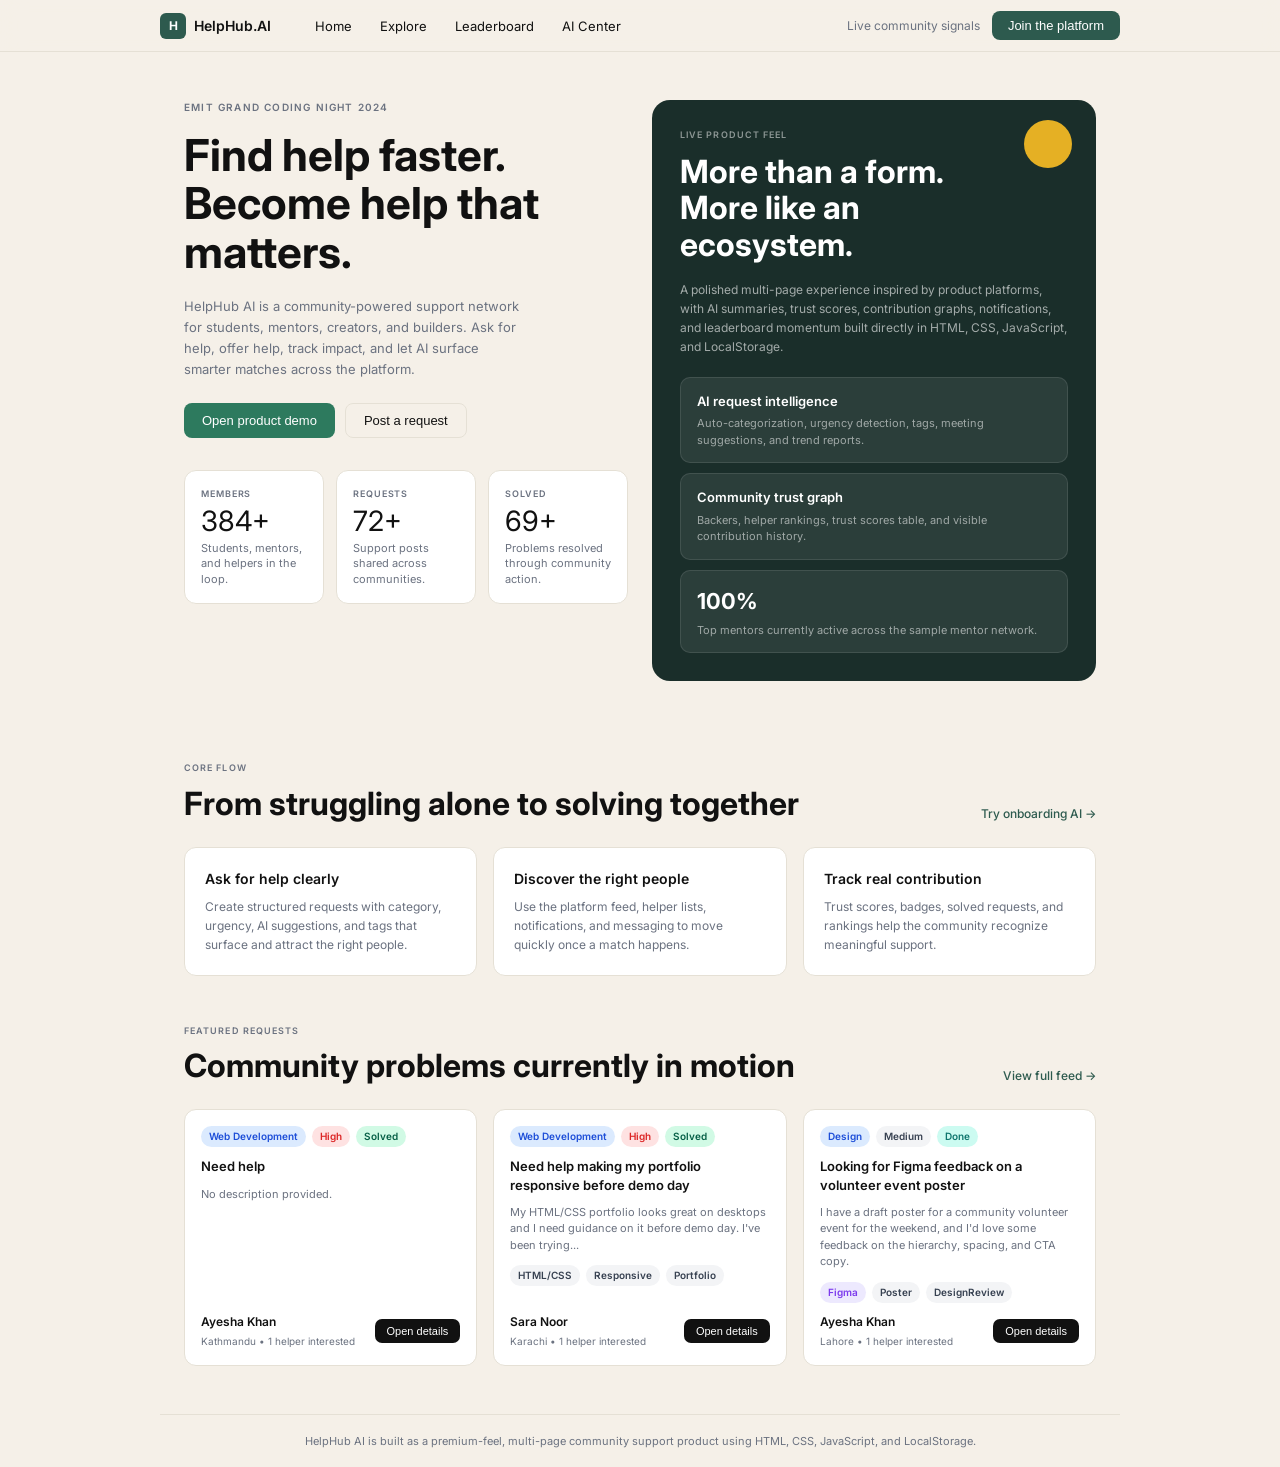
<file: index.html>
<!DOCTYPE html>
<html lang="en">
<head>
<meta charset="UTF-8" />
<meta name="viewport" content="width=device-width, initial-scale=1.0"/>
<title>HelpHub AI Find help faster</title>
<link href="https://fonts.googleapis.com/css2?family=Instrument+Serif:ital@0;1&family=Inter:wght@300;400;500;600;700&display=swap" rel="stylesheet"/>
<link rel="stylesheet" href="./style.css">
</head>
<body>

<!-- ── NAV ── -->
<nav>
  <div class="nav-inner">
    <a href="./index.html" class="nav-logo">
      <div class="nav-logo-icon">H</div>
      HelpHub.AI
    </a>
    <ul class="nav-links">
      <li><a href="./index.html">Home</a></li>
      <li><a href="./explore.html">Explore</a></li>
      <li><a href="./leaderboard.html">Leaderboard</a></li>
      <li><a href="./ai-center.html">AI Center</a></li>
    </ul>
    <div class="nav-right">
      <span class="nav-community"><a href="./message.html">Live community signals</a></span>
      <button class="btn-join"><a href="./join.html">Join the platform</a></button>
    </div>
    <button class="nav-toggle" onclick="toggleMenu()" aria-label="Menu">
      <span></span><span></span><span></span>
    </button>
  </div>
</nav>
<div class="nav-mobile-menu" id="mobileMenu">
  <a href="#">Home</a>
  <a href="./explore.html">Explore</a>
  <a href="#">Leaderboard</a>
  <a href="#">AI Center</a>
  <a href="#">Join community signals</a>
  <a href="#" style="background:var(--teal);color:white;margin-top:6px;">Join the platform</a>
</div>

<!-- ── HERO ── -->
<section class="hero">
  <div class="hero-left">
    <p class="hero-eyebrow">EMIT GRAND CODING NIGHT 2024</p>
    <h1 class="hero-title">Find help faster.<br>Become help that<br>matters.</h1>
    <p class="hero-desc">HelpHub AI is a community-powered support network for students, mentors, creators, and builders. Ask for help, offer help, track impact, and let AI surface smarter matches across the platform.</p>
    <div class="hero-btns">
      <button class="btn-primary">Open product demo</button>
      <button class="btn-secondary">Post a request</button>
    </div>
    <div class="hero-stats">
      <div class="stat-card">
        <div class="stat-label">Members</div>
        <div class="stat-number">384+</div>
        <div class="stat-desc">Students, mentors, and helpers in the loop.</div>
      </div>
      <div class="stat-card">
        <div class="stat-label">Requests</div>
        <div class="stat-number">72+</div>
        <div class="stat-desc">Support posts shared across communities.</div>
      </div>
      <div class="stat-card">
        <div class="stat-label">Solved</div>
        <div class="stat-number">69+</div>
        <div class="stat-desc">Problems resolved through community action.</div>
      </div>
    </div>
  </div>

  <div class="hero-right">
    <div class="yellow-orb"></div>
    <p class="live-badge">LIVE PRODUCT FEEL</p>
    <h2 class="hero-right-title">More than a form.<br>More like an<br>ecosystem.</h2>
    <p class="hero-right-desc">A polished multi-page experience inspired by product platforms, with AI summaries, trust scores, contribution graphs, notifications, and leaderboard momentum built directly in HTML, CSS, JavaScript, and LocalStorage.</p>
    <div class="feature-list">
      <div class="feature-item">
        <h4>AI request intelligence</h4>
        <p>Auto-categorization, urgency detection, tags, meeting suggestions, and trend reports.</p>
      </div>
      <div class="feature-item">
        <h4>Community trust graph</h4>
        <p>Backers, helper rankings, trust scores table, and visible contribution history.</p>
      </div>
      <div class="feature-item">
        <div class="feature-percent">100%</div>
        <p>Top mentors currently active across the sample mentor network.</p>
      </div>
    </div>
  </div>
</section>

<!-- ── CORE FLOW ── -->
<section class="section">
  <p class="section-eyebrow">CORE FLOW</p>
  <div class="section-header">
    <h2 class="section-title">From struggling alone to solving together</h2>
    <a href="#" class="section-link">Try onboarding AI →</a>
  </div>
  <div class="flow-cards">
    <div class="flow-card">
      <h3>Ask for help clearly</h3>
      <p>Create structured requests with category, urgency, AI suggestions, and tags that surface and attract the right people.</p>
    </div>
    <div class="flow-card">
      <h3>Discover the right people</h3>
      <p>Use the platform feed, helper lists, notifications, and messaging to move quickly once a match happens.</p>
    </div>
    <div class="flow-card">
      <h3>Track real contribution</h3>
      <p>Trust scores, badges, solved requests, and rankings help the community recognize meaningful support.</p>
    </div>
  </div>
</section>

<!-- ── FEATURED REQUESTS ── -->
<section class="section" style="padding-top: 0;">
  <p class="section-eyebrow">FEATURED REQUESTS</p>
  <div class="section-header">
    <h2 class="section-title">Community problems currently in motion</h2>
    <a href="#" class="section-link">View full feed →</a>
  </div>
  <div class="request-cards">
    <!-- Card 1 -->
    <div class="request-card">
      <div class="tag-row">
        <span class="tag tag-blue">Web Development</span>
        <span class="tag tag-red">High</span>
        <span class="tag tag-green">Solved</span>
      </div>
      <div class="req-title">Need help</div>
      <div class="req-body">No description provided.</div>
      <div class="req-footer">
        <div class="req-meta">
          <span class="req-author">Ayesha Khan</span>
          <span class="req-sub">Kathmandu • 1 helper interested</span>
        </div>
        <button class="btn-open">Open details</button>
      </div>
    </div>
    <!-- Card 2 -->
    <div class="request-card">
      <div class="tag-row">
        <span class="tag tag-blue">Web Development</span>
        <span class="tag tag-red">High</span>
        <span class="tag tag-green">Solved</span>
      </div>
      <div class="req-title">Need help making my portfolio responsive before demo day</div>
      <div class="req-body">My HTML/CSS portfolio looks great on desktops and I need guidance on it before demo day. I've been trying...</div>
      <div class="tag-row" style="margin-top:2px;">
        <span class="tag tag-gray">HTML/CSS</span>
        <span class="tag tag-gray">Responsive</span>
        <span class="tag tag-gray">Portfolio</span>
      </div>
      <div class="req-footer">
        <div class="req-meta">
          <span class="req-author">Sara Noor</span>
          <span class="req-sub">Karachi • 1 helper interested</span>
        </div>
        <button class="btn-open">Open details</button>
      </div>
    </div>
    <!-- Card 3 -->
    <div class="request-card">
      <div class="tag-row">
        <span class="tag tag-blue">Design</span>
        <span class="tag tag-gray">Medium</span>
        <span class="tag tag-teal">Done</span>
      </div>
      <div class="req-title">Looking for Figma feedback on a volunteer event poster</div>
      <div class="req-body">I have a draft poster for a community volunteer event for the weekend, and I'd love some feedback on the hierarchy, spacing, and CTA copy.</div>
      <div class="tag-row" style="margin-top:2px;">
        <span class="tag tag-purple">Figma</span>
        <span class="tag tag-gray">Poster</span>
        <span class="tag tag-gray">DesignReview</span>
      </div>
      <div class="req-footer">
        <div class="req-meta">
          <span class="req-author">Ayesha Khan</span>
          <span class="req-sub">Lahore • 1 helper interested</span>
        </div>
        <button class="btn-open">Open details</button>
      </div>
    </div>
  </div>
</section>

<!-- ── FOOTER ── -->
<footer>
  HelpHub AI is built as a premium-feel, multi-page community support product using HTML, CSS, JavaScript, and LocalStorage.
</footer>

<script>
  function toggleMenu() {
    const menu = document.getElementById('mobileMenu');
    menu.classList.toggle('open');
  }
  // close menu on outside click
  document.addEventListener('click', function(e) {
    const menu = document.getElementById('mobileMenu');
    const toggle = document.querySelector('.nav-toggle');
    if (!menu.contains(e.target) && !toggle.contains(e.target)) {
      menu.classList.remove('open');
    }
  });
</script>
</body>
</html>
</file>
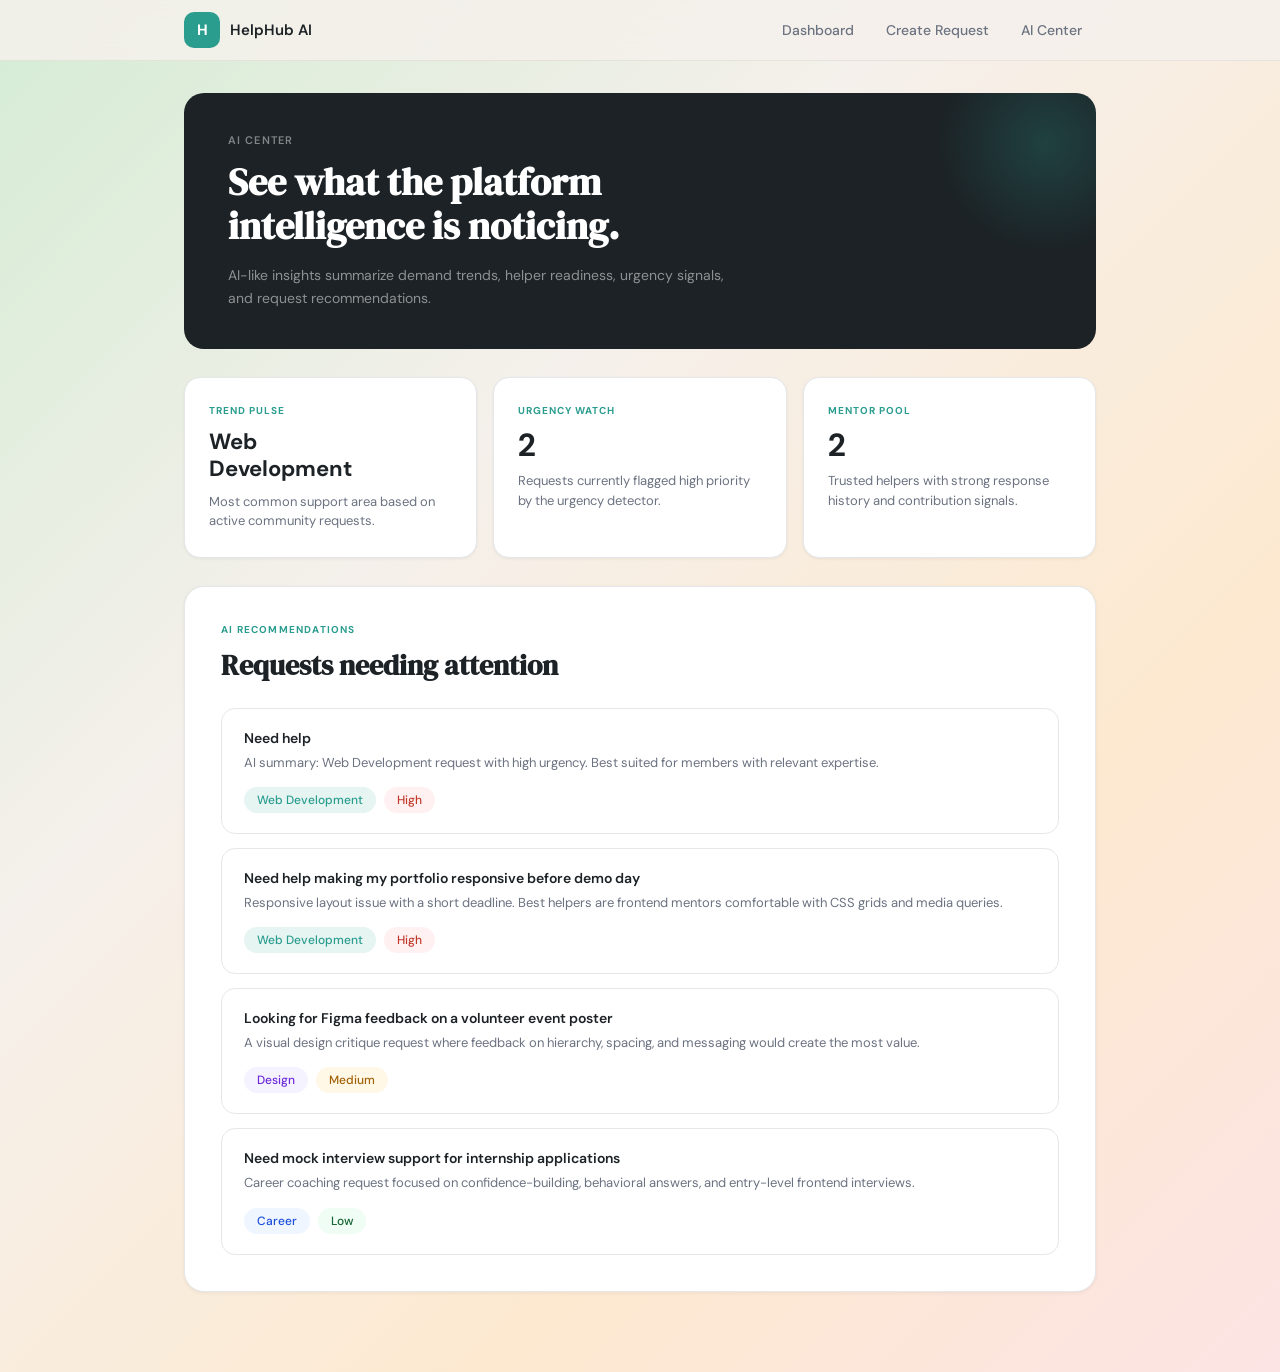
<file: ai-center.html>
<!DOCTYPE html>
<html lang="en">
<head>
  <meta charset="UTF-8" />
  <meta name="viewport" content="width=device-width, initial-scale=1.0"/>
  <title>AI Center</title>
  <link href="https://fonts.googleapis.com/css2?family=DM+Sans:wght@400;500;600;700&family=DM+Serif+Display&display=swap" rel="stylesheet"/>
  <link rel="stylesheet" href="./ai-center.css">
</head>
<body>

  <!-- NAVBAR -->
  <nav>
    <div class="nav-inner">
      <div class="nav-brand">
        <div class="nav-logo">H</div>
        <span>HelpHub AI</span>
      </div>
      <div class="nav-links">
        <a href="./index.html">Dashboard</a>
        <a href="./request.html">Create Request</a>
        <a href="./ai-center.html">AI Center</a>
      </div>
    </div>
  </nav>

  <!-- PAGE CONTENT -->
  <div class="page">

    <!-- Hero -->
    <div class="hero-card">
      <p class="hero-eyebrow">AI Center</p>
      <h1 class="hero-title">See what the platform intelligence is noticing.</h1>
      <p class="hero-sub">AI-like insights summarize demand trends, helper readiness, urgency signals, and request recommendations.</p>
    </div>

    <!-- Stats -->
    <div class="stats-row">
      <div class="stat-card">
        <div class="stat-label">Trend Pulse</div>
        <div class="stat-value text-value">Web<br>Development</div>
        <div class="stat-desc">Most common support area based on active community requests.</div>
      </div>
      <div class="stat-card">
        <div class="stat-label">Urgency Watch</div>
        <div class="stat-value">2</div>
        <div class="stat-desc">Requests currently flagged high priority by the urgency detector.</div>
      </div>
      <div class="stat-card">
        <div class="stat-label">Mentor Pool</div>
        <div class="stat-value">2</div>
        <div class="stat-desc">Trusted helpers with strong response history and contribution signals.</div>
      </div>
    </div>

    <!-- Recommendations -->
    <div class="reco-section">
      <p class="reco-eyebrow">AI Recommendations</p>
      <h2 class="reco-title">Requests needing attention</h2>

      <div class="request-list">

        <div class="request-card">
          <div class="request-title">Need help</div>
          <div class="request-desc">AI summary: Web Development request with high urgency. Best suited for members with relevant expertise.</div>
          <div class="badge-row">
            <span class="badge teal">Web Development</span>
            <span class="badge high">High</span>
          </div>
        </div>

        <div class="request-card">
          <div class="request-title">Need help making my portfolio responsive before demo day</div>
          <div class="request-desc">Responsive layout issue with a short deadline. Best helpers are frontend mentors comfortable with CSS grids and media queries.</div>
          <div class="badge-row">
            <span class="badge teal">Web Development</span>
            <span class="badge high">High</span>
          </div>
        </div>

        <div class="request-card">
          <div class="request-title">Looking for Figma feedback on a volunteer event poster</div>
          <div class="request-desc">A visual design critique request where feedback on hierarchy, spacing, and messaging would create the most value.</div>
          <div class="badge-row">
            <span class="badge design">Design</span>
            <span class="badge medium">Medium</span>
          </div>
        </div>

        <div class="request-card">
          <div class="request-title">Need mock interview support for internship applications</div>
          <div class="request-desc">Career coaching request focused on confidence-building, behavioral answers, and entry-level frontend interviews.</div>
          <div class="badge-row">
            <span class="badge career">Career</span>
            <span class="badge low">Low</span>
          </div>
        </div>

      </div>
    </div>

  </div><!-- /page -->

</body>
</html>
</file>
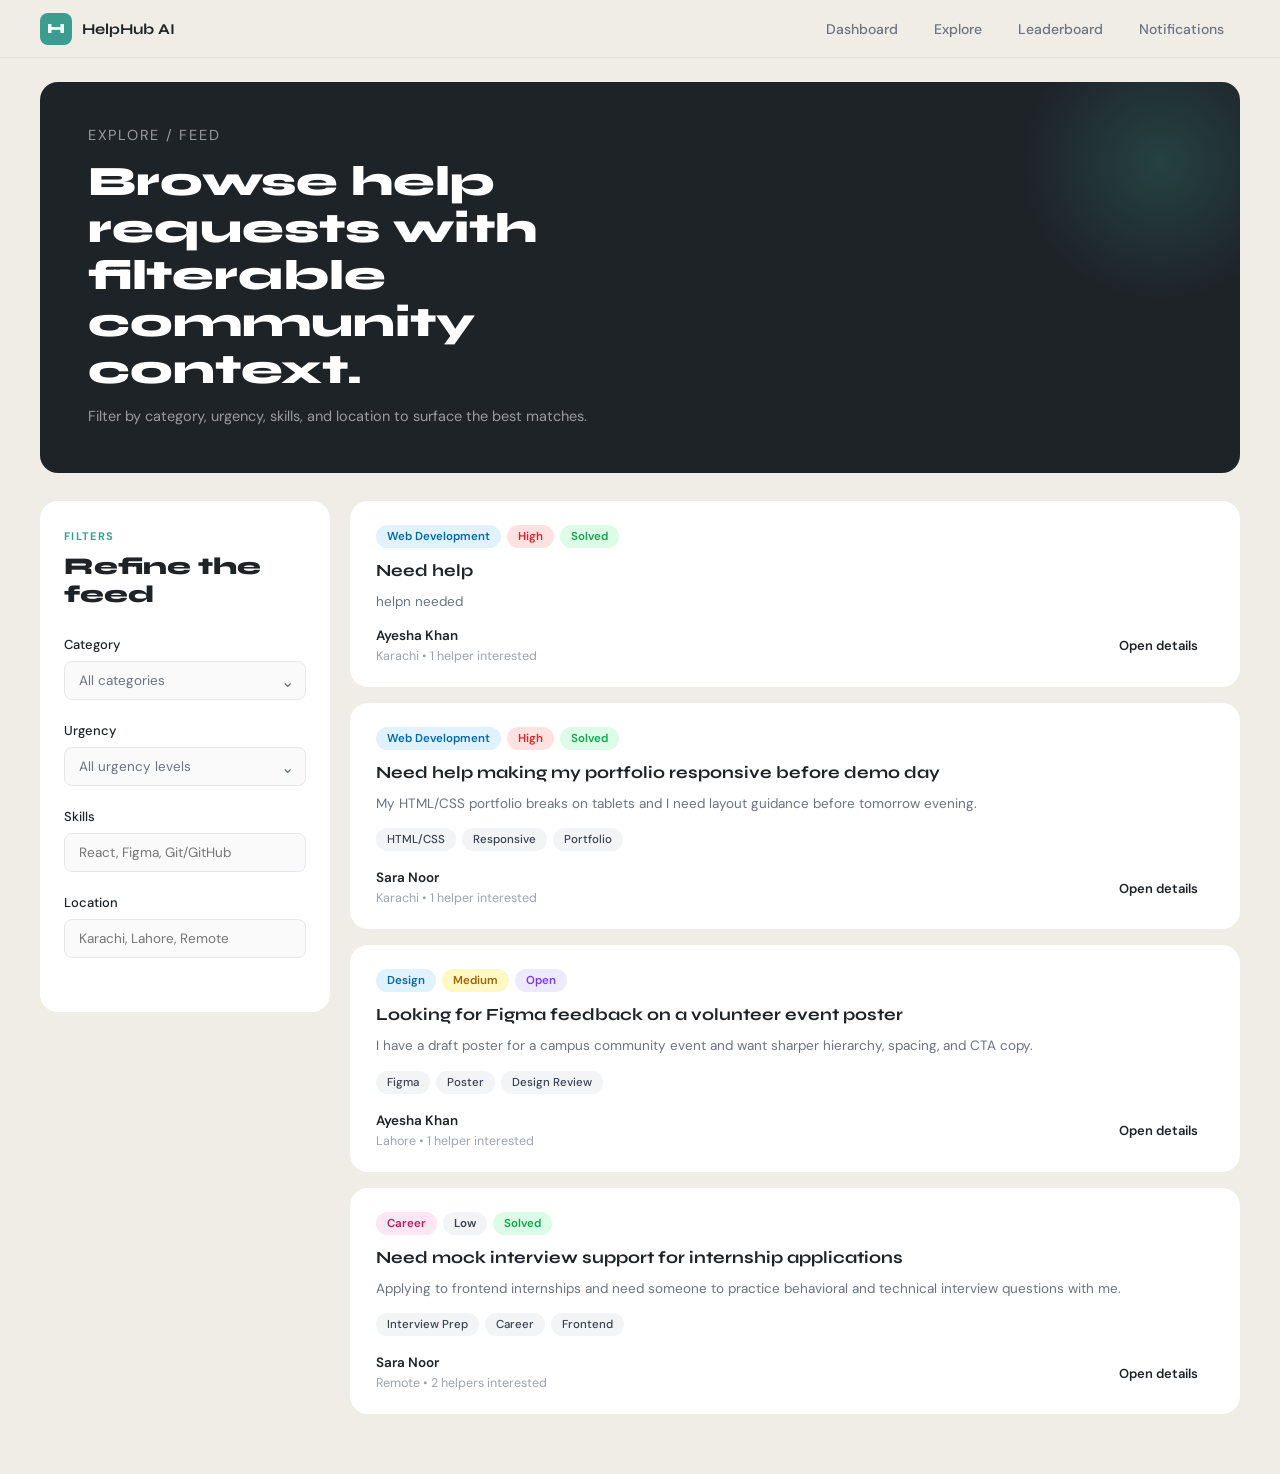
<file: explore.html>
<!DOCTYPE html>
<html lang="en">
<head>
  <meta charset="UTF-8" />
  <meta name="viewport" content="width=device-width, initial-scale=1.0"/>
  <title>Explore</title>
  <link href="https://fonts.googleapis.com/css2?family=Syne:wght@400;600;700;800&family=DM+Sans:ital,wght@0,300;0,400;0,500;1,400&display=swap" rel="stylesheet"/>
  <link rel="stylesheet" href="./explore.css">
</head>
<body>

  <!-- NAV -->
  <nav>
    <a href="#" class="nav-logo">
      <div class="nav-logo-icon">H</div>
      HelpHub AI
    </a>
    <ul class="nav-links">
      <li><a href="./index.html">Dashboard</a></li>
      <li><a href="./explore.html">Explore</a></li>
      <li><a href="./leaderboard.html">Leaderboard</a></li>
      <li><a href="./notification.html">Notifications</a></li>
    </ul>
  </nav>

  <!-- HERO -->
  <section class="hero">
    <p class="hero-breadcrumb">Explore / Feed</p>
    <h1>Browse help requests with filterable community context.</h1>
    <p>Filter by category, urgency, skills, and location to surface the best matches.</p>
  </section>

  <!-- MAIN LAYOUT -->
  <div class="main-layout">

    <!-- SIDEBAR -->
    <aside class="sidebar">
      <p class="sidebar-label">Filters</p>
      <h2>Refine the feed</h2>

      <div class="filter-group">
        <label>Category</label>
        <div class="select-wrapper">
          <select>
            <option>All categories</option>
            <option>Web Development</option>
            <option>Design</option>
            <option>Career</option>
          </select>
        </div>
      </div>

      <div class="filter-group">
        <label>Urgency</label>
        <div class="select-wrapper">
          <select>
            <option>All urgency levels</option>
            <option>High</option>
            <option>Medium</option>
            <option>Low</option>
          </select>
        </div>
      </div>

      <div class="filter-group">
        <label>Skills</label>
        <input type="text" placeholder="React, Figma, Git/GitHub" />
      </div>

      <div class="filter-group">
        <label>Location</label>
        <input type="text" placeholder="Karachi, Lahore, Remote" />
      </div>
    </aside>

    <!-- FEED -->
    <main class="feed">

      <!-- Card 1 -->
      <div class="card">
        <div class="card-badges">
          <span class="badge badge-web">Web Development</span>
          <span class="badge badge-high">High</span>
          <span class="badge badge-solved">Solved</span>
        </div>
        <h3>Need help</h3>
        <p class="card-desc">helpn needed</p>
        <div class="card-footer">
          <div class="card-author">
            <strong>Ayesha Khan</strong>
            <span>Karachi • 1 helper interested</span>
          </div>
          <button class="btn-details">Open details</button>
        </div>
      </div>

      <!-- Card 2 -->
      <div class="card">
        <div class="card-badges">
          <span class="badge badge-web">Web Development</span>
          <span class="badge badge-high">High</span>
          <span class="badge badge-solved">Solved</span>
        </div>
        <h3>Need help making my portfolio responsive before demo day</h3>
        <p class="card-desc">My HTML/CSS portfolio breaks on tablets and I need layout guidance before tomorrow evening.</p>
        <div class="skill-tags">
          <span class="skill-tag">HTML/CSS</span>
          <span class="skill-tag">Responsive</span>
          <span class="skill-tag">Portfolio</span>
        </div>
        <div class="card-footer">
          <div class="card-author">
            <strong>Sara Noor</strong>
            <span>Karachi • 1 helper interested</span>
          </div>
          <button class="btn-details">Open details</button>
        </div>
      </div>

      <!-- Card 3 -->
      <div class="card">
        <div class="card-badges">
          <span class="badge badge-design">Design</span>
          <span class="badge badge-medium">Medium</span>
          <span class="badge badge-open">Open</span>
        </div>
        <h3>Looking for Figma feedback on a volunteer event poster</h3>
        <p class="card-desc">I have a draft poster for a campus community event and want sharper hierarchy, spacing, and CTA copy.</p>
        <div class="skill-tags">
          <span class="skill-tag">Figma</span>
          <span class="skill-tag">Poster</span>
          <span class="skill-tag">Design Review</span>
        </div>
        <div class="card-footer">
          <div class="card-author">
            <strong>Ayesha Khan</strong>
            <span>Lahore • 1 helper interested</span>
          </div>
          <button class="btn-details">Open details</button>
        </div>
      </div>

      <!-- Card 4 -->
      <div class="card">
        <div class="card-badges">
          <span class="badge badge-career">Career</span>
          <span class="badge badge-low">Low</span>
          <span class="badge badge-solved">Solved</span>
        </div>
        <h3>Need mock interview support for internship applications</h3>
        <p class="card-desc">Applying to frontend internships and need someone to practice behavioral and technical interview questions with me.</p>
        <div class="skill-tags">
          <span class="skill-tag">Interview Prep</span>
          <span class="skill-tag">Career</span>
          <span class="skill-tag">Frontend</span>
        </div>
        <div class="card-footer">
          <div class="card-author">
            <strong>Sara Noor</strong>
            <span>Remote • 2 helpers interested</span>
          </div>
          <button class="btn-details">Open details</button>
        </div>
      </div>

    </main>
  </div>

</body>
</html>
</file>
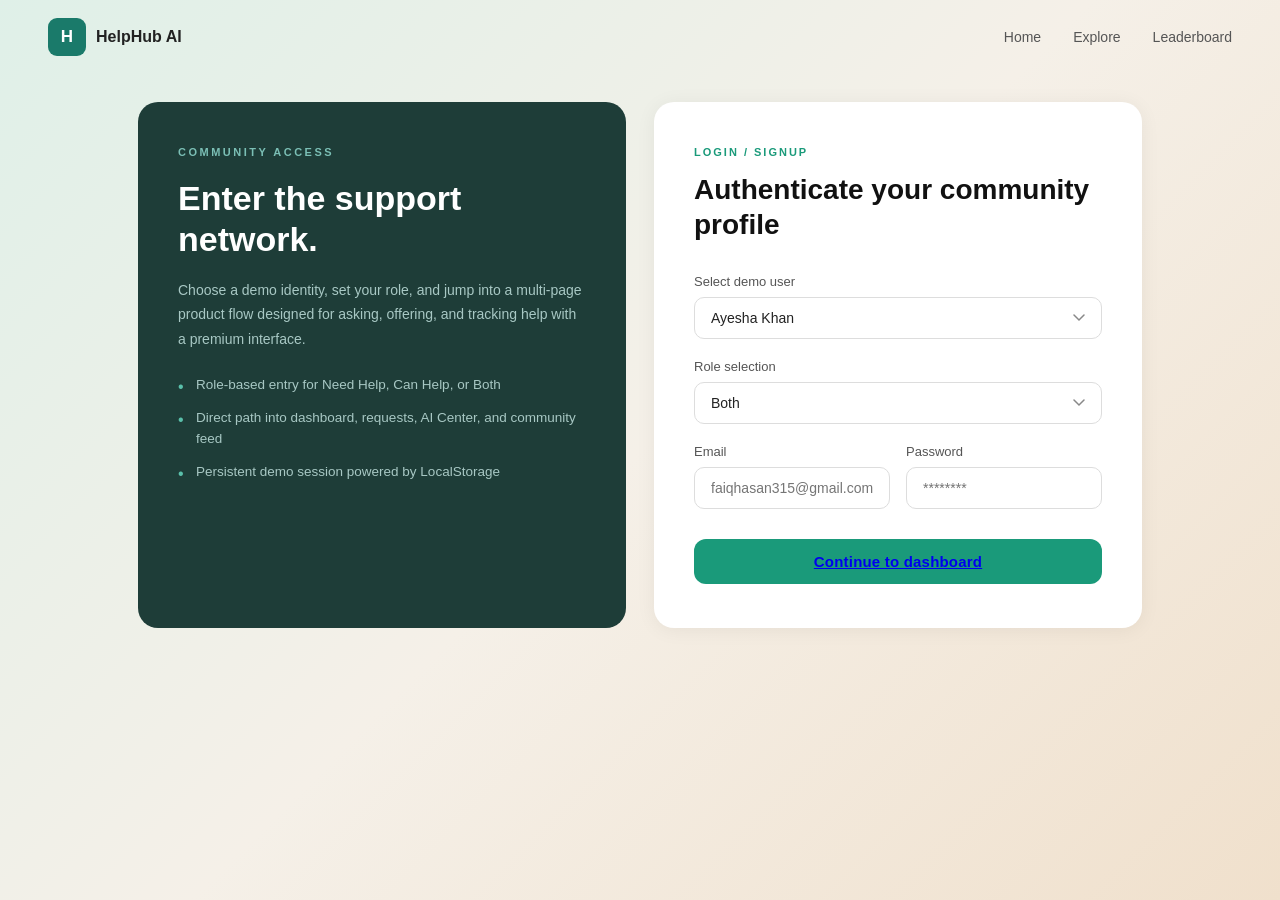
<file: join.html>
<!DOCTYPE html>
<html lang="en">
<head>
  <meta charset="UTF-8" />
  <meta name="viewport" content="width=device-width, initial-scale=1.0"/>
  <title>HelpHub AI - Join</title>
  <link rel="stylesheet" href="join.css"/>
</head>
<body>

  <nav>
    <div class="logo">
      <div class="logo-icon">H</div>
      <span class="logo-name">HelpHub AI</span>
    </div>
    <div class="nav-links">
      <a href="./index.html">Home</a>
      <a href="./explore.html">Explore</a>
      <a href="./leaderboard.html">Leaderboard</a>
    </div>
  </nav>

  <div class="content">

    <!-- Left Card -->
    <div class="left-card">
      <div class="tag">Community Access</div>
      <h1>Enter the support network.</h1>
      <p>Choose a demo identity, set your role, and jump into a multi-page product flow designed for asking, offering, and tracking help with a premium interface.</p>
      <ul>
        <li>Role-based entry for Need Help, Can Help, or Both</li>
        <li>Direct path into dashboard, requests, AI Center, and community feed</li>
        <li>Persistent demo session powered by LocalStorage</li>
      </ul>
    </div>

    <!-- Right Card -->
    <div class="right-card">
      <div class="form-tag">Login / Signup</div>
      <h2>Authenticate your community profile</h2>

      <div class="field">
        <label>Select demo user</label>
        <select>
          <option>Ayesha Khan</option>
          <option>Ali Raza</option>
          <option>Sara Ahmed</option>
          <option>Usman Tariq</option>
        </select>
      </div>

      <div class="field">
        <label>Role selection</label>
        <select>
          <option>Both</option>
          <option>Need Help</option>
          <option>Can Help</option>
        </select>
      </div>

      <div class="two-col">
        <div class="field">
          <label>Email</label>
          <input type="email" placeholder="faiqhasan315@gmail.com" />
        </div>
        <div class="field">
          <label>Password</label>
          <input type="password" placeholder="********" />
        </div>
      </div>

      <button class="btn one"><a href="./index.html">Continue to dashboard</a></button>
      <!-- <button class="btn one"><a href="./profile.html">Continue to dashboard</a></button> -->
    </div>

  </div>

</body>
</html>
</file>
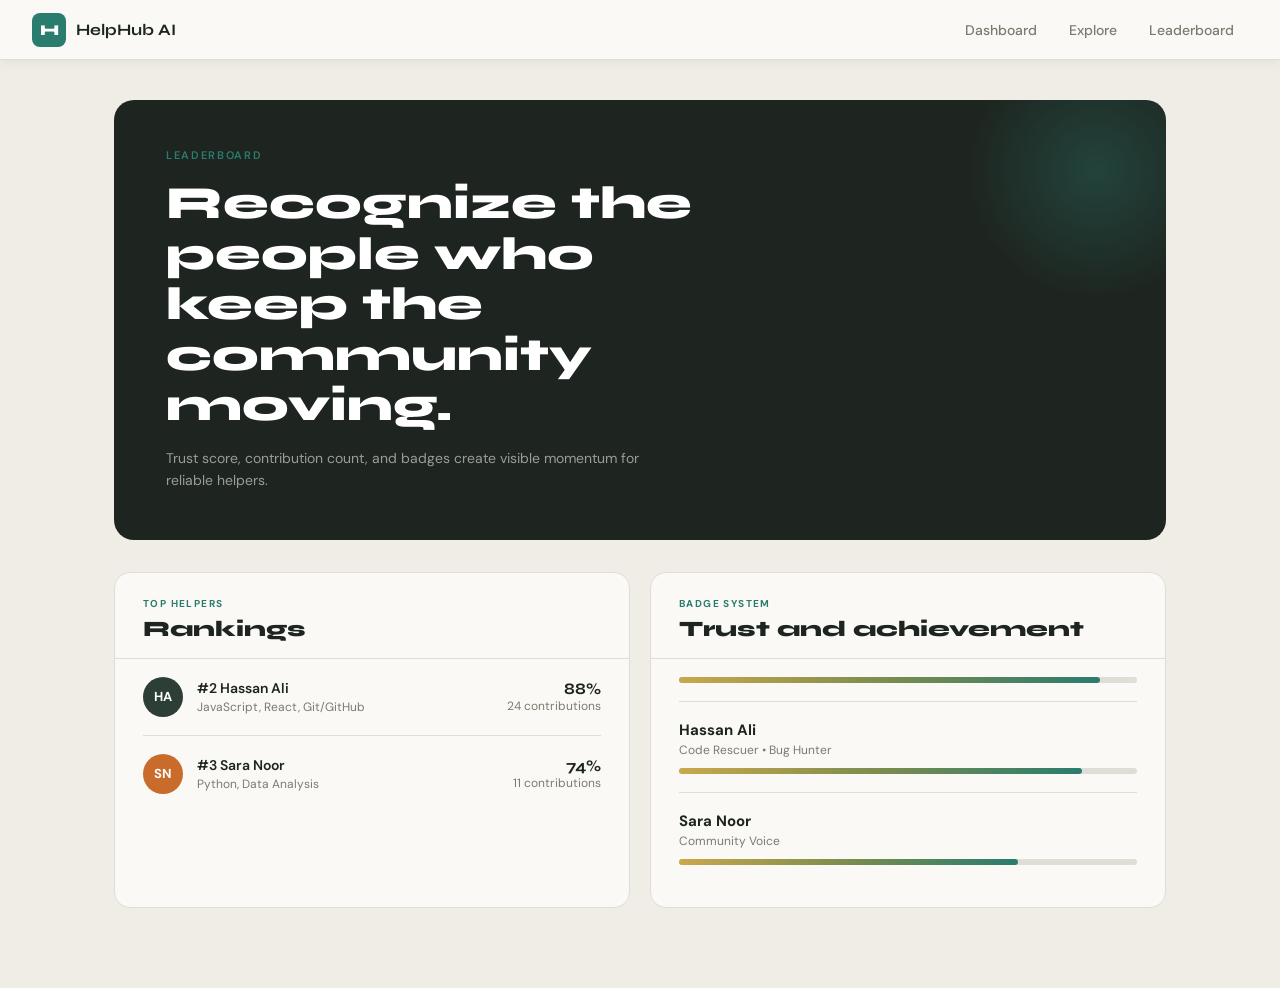
<file: leaderboard.html>
<!DOCTYPE html>
<html lang="en">
<head>
  <meta charset="UTF-8" />
  <meta name="viewport" content="width=device-width, initial-scale=1.0"/>
  <title>Leaderboard</title>
  <link href="https://fonts.googleapis.com/css2?family=Syne:wght@700;800&family=DM+Sans:wght@400;500;600&display=swap" rel="stylesheet"/>
  <link rel="stylesheet" href="./leaderboard.css">
</head>
<body>

  <!-- ── TOP NAVBAR ── -->
  <nav>
    <div class="nav-brand">
      <div class="nav-logo">H</div>
      <span class="nav-name">HelpHub AI</span>
    </div>
    <div class="nav-links">
      <a href="./index.html">Dashboard</a>
      <a href="./explore.html">Explore</a>
      <a href="./leaderboard.html">Leaderboard</a>
    </div>
  </nav>

  <!-- ── PAGE CONTENT ── -->
  <div class="page">

    <!-- Hero -->
    <div class="hero">
      <div class="hero-label">Leaderboard</div>
      <h1>Recognize the people who keep the community moving.</h1>
      <p>Trust score, contribution count, and badges create visible momentum for reliable helpers.</p>
    </div>

    <!-- Two-column grid -->
    <div class="grid">

      <!-- Rankings Card -->
      <div class="card">
        <div class="card-header">
          <div class="card-label">Top Helpers</div>
          <div class="card-title">Rankings</div>
        </div>
        <div class="card-body">
          <div class="rank-row">
            <div class="avatar av-dark">HA</div>
            <div class="rank-info">
              <div class="rank-name">#2 Hassan Ali</div>
              <div class="rank-skills">JavaScript, React, Git/GitHub</div>
            </div>
            <div class="rank-stats">
              <div class="rank-score">88%</div>
              <div class="rank-contribs">24 contributions</div>
            </div>
          </div>
          <div class="rank-row">
            <div class="avatar av-orange">SN</div>
            <div class="rank-info">
              <div class="rank-name">#3 Sara Noor</div>
              <div class="rank-skills">Python, Data Analysis</div>
            </div>
            <div class="rank-stats">
              <div class="rank-score">74%</div>
              <div class="rank-contribs">11 contributions</div>
            </div>
          </div>
        </div>
      </div>

      <!-- Badge System Card -->
      <div class="card">
        <div class="card-header">
          <div class="card-label">Badge System</div>
          <div class="card-title">Trust and achievement</div>
        </div>
        <div class="card-body">
          <div class="badge-row">
            <div class="progress-track"><div class="progress-fill bar-a"></div></div>
          </div>
          <div class="badge-row">
            <div class="badge-name">Hassan Ali</div>
            <div class="badge-tags">Code Rescuer • Bug Hunter</div>
            <div class="progress-track"><div class="progress-fill bar-b"></div></div>
          </div>
          <div class="badge-row">
            <div class="badge-name">Sara Noor</div>
            <div class="badge-tags">Community Voice</div>
            <div class="progress-track"><div class="progress-fill bar-c"></div></div>
          </div>
        </div>
      </div>

    </div>
  </div>

</body>
</html>
</file>
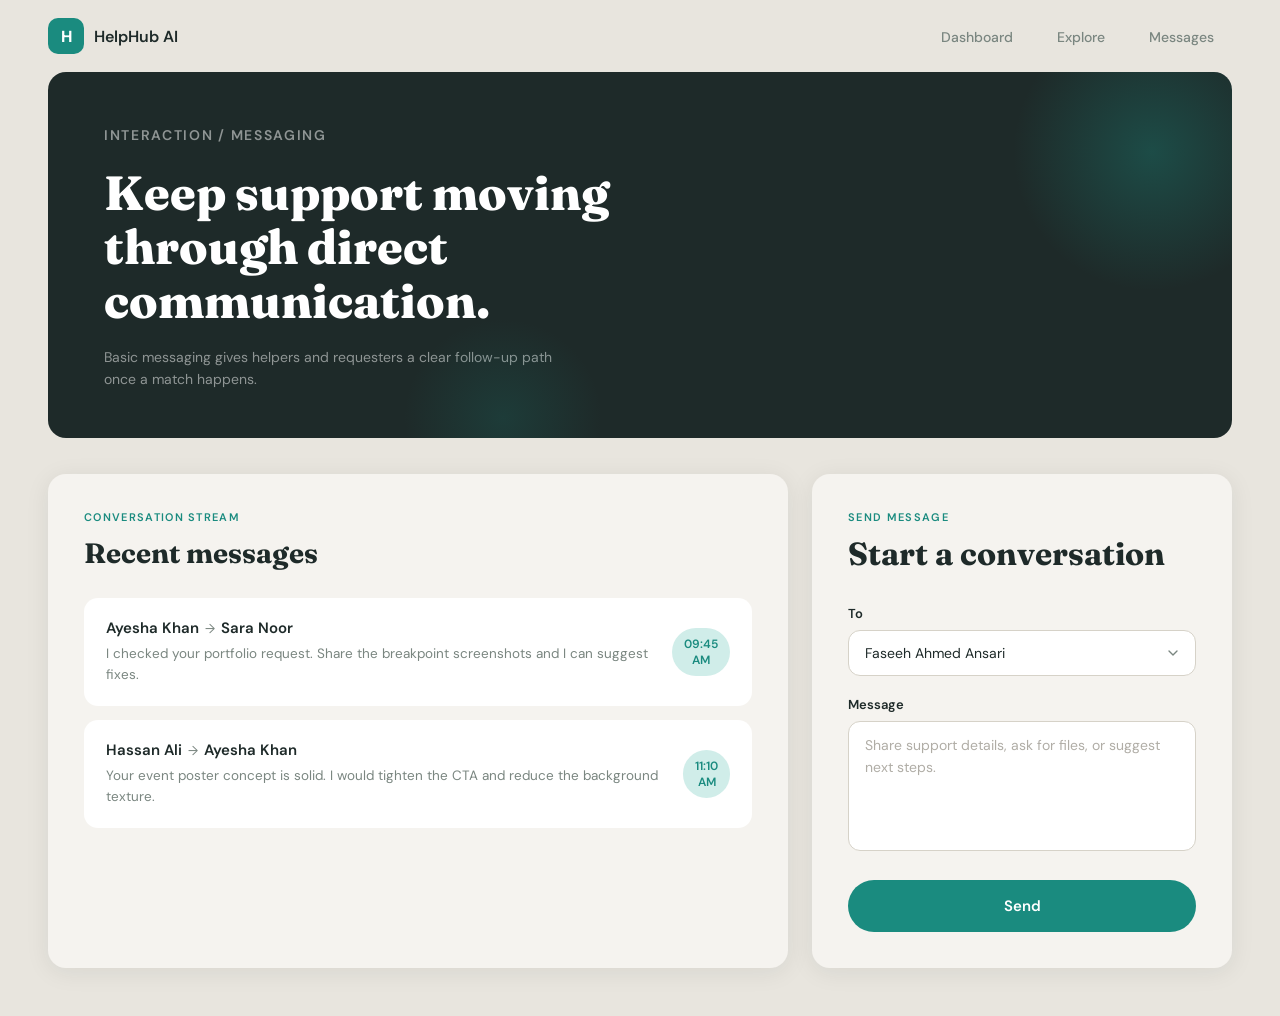
<file: message.html>
<!DOCTYPE html>
<html lang="en">
<head>
  <meta charset="UTF-8" />
  <meta name="viewport" content="width=device-width, initial-scale=1.0"/>
  <title>Messages</title>
  <link href="https://fonts.googleapis.com/css2?family=DM+Sans:wght@400;500;600&family=Fraunces:wght@700;800&display=swap" rel="stylesheet"/>
  <link rel="stylesheet" href="./message.css">
</head>
<body>

  <!-- NAV -->
  <nav>
    <a href="./index.html" class="logo">
      <div class="logo-icon">H</div>
      HelpHub AI
    </a>
    <ul class="nav-links">
      <li><a href="./dashboard.html">Dashboard</a></li>
      <li><a href="./explore.html">Explore</a></li>
      <li><a href="./message.html">Messages</a></li>
    </ul>
  </nav>

  <!-- HERO -->
  <section class="hero">
    <p class="hero-label">Interaction / Messaging</p>
    <h1>Keep support moving through direct communication.</h1>
    <p>Basic messaging gives helpers and requesters a clear follow-up path once a match happens.</p>
  </section>

  <!-- MAIN GRID -->
  <div class="main-grid">

    <!-- Conversation Stream -->
    <div class="card">
      <p class="card-label">Conversation Stream</p>
      <h2 class="card-title">Recent messages</h2>

      <div class="message-item">
        <div class="msg-body">
          <p class="msg-sender">
            Ayesha Khan <span class="arrow">→</span> Sara Noor
          </p>
          <p class="msg-text">I checked your portfolio request. Share the breakpoint screenshots and I can suggest fixes.</p>
        </div>
        <div class="msg-time">09:45<br>AM</div>
      </div>

      <div class="message-item">
        <div class="msg-body">
          <p class="msg-sender">
            Hassan Ali <span class="arrow">→</span> Ayesha Khan
          </p>
          <p class="msg-text">Your event poster concept is solid. I would tighten the CTA and reduce the background texture.</p>
        </div>
        <div class="msg-time">11:10<br>AM</div>
      </div>

    </div>

    <!-- Send Message -->
    <div class="card send-card">
      <p class="card-label">Send Message</p>
      <h2 class="card-title">Start a conversation</h2>

      <div class="field">
        <label for="to">To</label>
        <select id="to">
          <option>Faseeh Ahmed Ansari</option>
          <option>Sara Noor</option>
          <option>Hassan Ali</option>
        </select>
      </div>

      <div class="field">
        <label for="msg">Message</label>
        <textarea id="msg" placeholder="Share support details, ask for files, or suggest next steps."></textarea>
      </div>

      <button class="btn-send">Send</button>
    </div>

  </div>

</body>
</html>
</file>
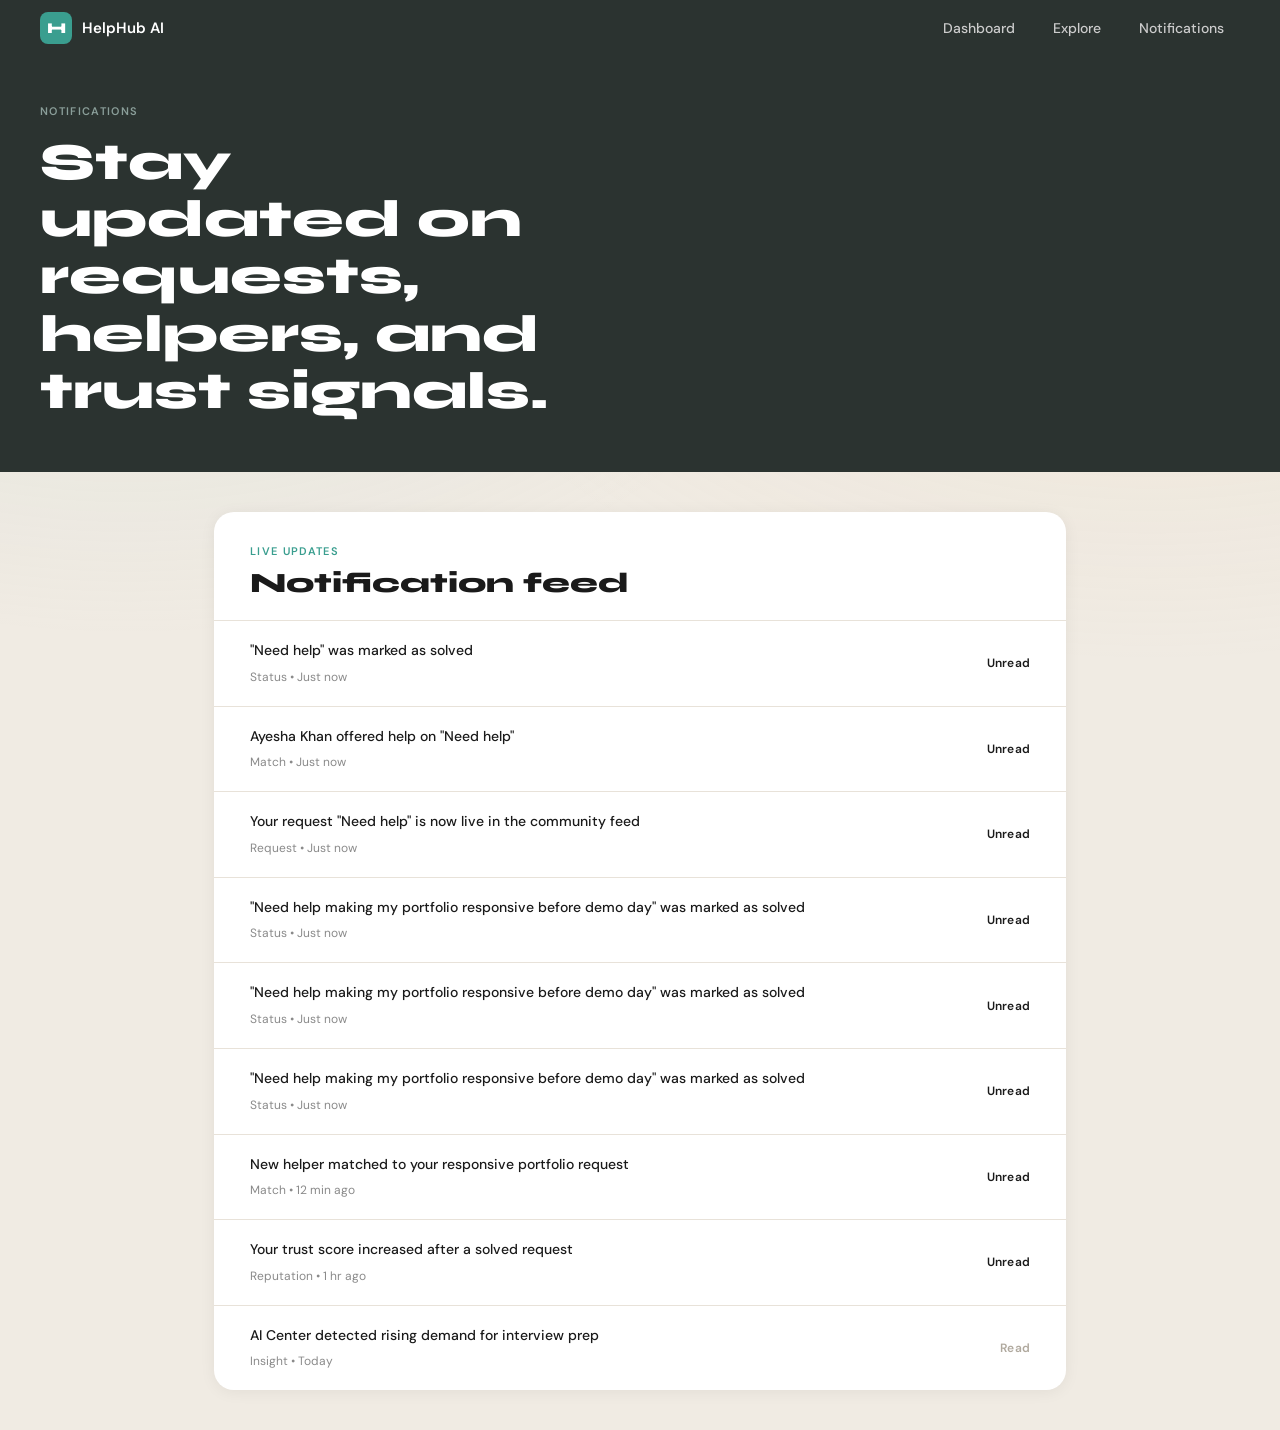
<file: notification.html>
<!DOCTYPE html>
<html lang="en">
<head>
  <meta charset="UTF-8" />
  <meta name="viewport" content="width=device-width, initial-scale=1.0"/>
  <title>Notifications</title>
  <link href="https://fonts.googleapis.com/css2?family=Syne:wght@700;800&family=DM+Sans:wght@400;500;600&display=swap" rel="stylesheet"/>
  <link rel="stylesheet" href="./notification.css">
</head>
<body>

  <!-- FIXED NAVBAR -->
  <nav class="navbar">
    <div class="navbar-brand">
      <div class="brand-icon">H</div>
      <span class="brand-name">HelpHub AI</span>
    </div>
    <div class="navbar-links">
      <a href="./index.html">Dashboard</a>
      <a href="./explore.html">Explore</a>
      <a href="./notification.html">Notifications</a>
    </div>
  </nav>

  <!-- HERO -->
  <section class="hero">
    <p class="hero-label">Notifications</p>
    <h1 class="hero-title">Stay updated on requests, helpers, and trust signals.</h1>
  </section>

  <!-- NOTIFICATION FEED -->
  <main class="main">
    <div class="feed-card">
      <div class="feed-header">
        <p class="feed-label">Live Updates</p>
        <h2 class="feed-title">Notification feed</h2>
      </div>

      <ul class="notification-list">
        <li class="notification-item">
          <div class="notif-content">
            <p class="notif-title">"Need help" was marked as solved</p>
            <span class="notif-meta">Status • Just now</span>
          </div>
          <span class="notif-badge unread">Unread</span>
        </li>

        <li class="notification-item">
          <div class="notif-content">
            <p class="notif-title">Ayesha Khan offered help on "Need help"</p>
            <span class="notif-meta">Match • Just now</span>
          </div>
          <span class="notif-badge unread">Unread</span>
        </li>

        <li class="notification-item">
          <div class="notif-content">
            <p class="notif-title">Your request "Need help" is now live in the community feed</p>
            <span class="notif-meta">Request • Just now</span>
          </div>
          <span class="notif-badge unread">Unread</span>
        </li>

        <li class="notification-item">
          <div class="notif-content">
            <p class="notif-title">"Need help making my portfolio responsive before demo day" was marked as solved</p>
            <span class="notif-meta">Status • Just now</span>
          </div>
          <span class="notif-badge unread">Unread</span>
        </li>

        <li class="notification-item">
          <div class="notif-content">
            <p class="notif-title">"Need help making my portfolio responsive before demo day" was marked as solved</p>
            <span class="notif-meta">Status • Just now</span>
          </div>
          <span class="notif-badge unread">Unread</span>
        </li>

        <li class="notification-item">
          <div class="notif-content">
            <p class="notif-title">"Need help making my portfolio responsive before demo day" was marked as solved</p>
            <span class="notif-meta">Status • Just now</span>
          </div>
          <span class="notif-badge unread">Unread</span>
        </li>

        <li class="notification-item">
          <div class="notif-content">
            <p class="notif-title">New helper matched to your responsive portfolio request</p>
            <span class="notif-meta">Match • 12 min ago</span>
          </div>
          <span class="notif-badge unread">Unread</span>
        </li>

        <li class="notification-item">
          <div class="notif-content">
            <p class="notif-title">Your trust score increased after a solved request</p>
            <span class="notif-meta">Reputation • 1 hr ago</span>
          </div>
          <span class="notif-badge unread">Unread</span>
        </li>

        <li class="notification-item">
          <div class="notif-content">
            <p class="notif-title">AI Center detected rising demand for interview prep</p>
            <span class="notif-meta">Insight • Today</span>
          </div>
          <span class="notif-badge read">Read</span>
        </li>
      </ul>
    </div>
  </main>

</body>
</html>
</file>
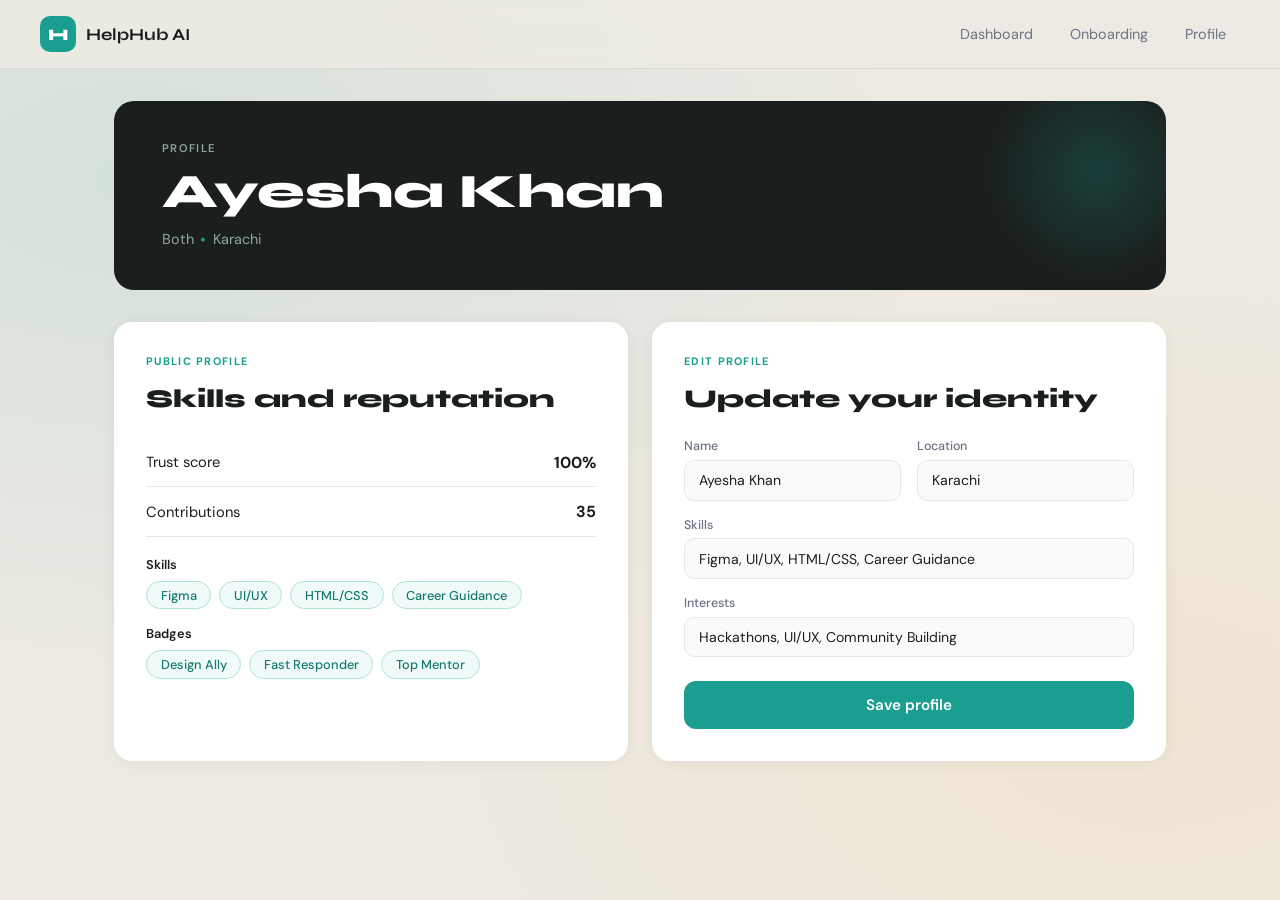
<file: profile.html>
<!DOCTYPE html>
<html lang="en">
<head>
  <meta charset="UTF-8" />
  <meta name="viewport" content="width=device-width, initial-scale=1.0"/>
  <title>Profile</title>
  <link href="https://fonts.googleapis.com/css2?family=Syne:wght@400;600;700;800&family=DM+Sans:wght@300;400;500&display=swap" rel="stylesheet"/>
  <link rel="stylesheet" href="./profile.css">
</head>
<body>

  <!-- NAV -->
  <nav>
    <a class="logo" href="./index.html">
      <div class="logo-icon">H</div>
      HelpHub AI
    </a>
    <ul class="nav-links" id="navLinks">
      <li><a href="./index.html">Dashboard</a></li>
      <li><a href="#">Onboarding</a></li>
      <li><a href="./profile.html">Profile</a></li>
    </ul>
    <div class="hamburger" id="hamburger" onclick="toggleMenu()" aria-label="Toggle menu">
      <span></span><span></span><span></span>
    </div>
  </nav>

  <!-- MAIN -->
  <main>

    <!-- HERO -->
    <div class="hero-banner">
      <p class="label">Profile</p>
      <h1>Ayesha Khan</h1>
      <p class="meta">Both <span class="meta-dot">•</span> Karachi</p>
    </div>

    <!-- GRID -->
    <div class="profile-grid">

      <!-- PUBLIC PROFILE -->
      <div class="card">
        <p class="card-label">Public Profile</p>
        <h2>Skills and reputation</h2>

        <div class="stat-row">
          <span>Trust score</span>
          <span class="stat-value">100%</span>
        </div>
        <div class="stat-row">
          <span>Contributions</span>
          <span class="stat-value">35</span>
        </div>

        <div class="tag-group" style="margin-top:1.2rem;">
          <p class="tag-group-label">Skills</p>
          <div class="tags">
            <span class="tag">Figma</span>
            <span class="tag">UI/UX</span>
            <span class="tag">HTML/CSS</span>
            <span class="tag">Career Guidance</span>
          </div>
        </div>

        <div class="tag-group" style="margin-top:1rem;">
          <p class="tag-group-label">Badges</p>
          <div class="tags">
            <span class="tag">Design Ally</span>
            <span class="tag">Fast Responder</span>
            <span class="tag">Top Mentor</span>
          </div>
        </div>
      </div>

      <!-- EDIT PROFILE -->
      <div class="card">
        <p class="card-label">Edit Profile</p>
        <h2>Update your identity</h2>

        <div class="form-row">
          <div class="field">
            <label for="name">Name</label>
            <input type="text" id="name" value="Ayesha Khan" />
          </div>
          <div class="field">
            <label for="location">Location</label>
            <input type="text" id="location" value="Karachi" />
          </div>
          <div class="field field-full">
            <label for="skills">Skills</label>
            <input type="text" id="skills" value="Figma, UI/UX, HTML/CSS, Career Guidance" />
          </div>
          <div class="field field-full">
            <label for="interests">Interests</label>
            <input type="text" id="interests" value="Hackathons, UI/UX, Community Building" />
          </div>
        </div>

        <button class="btn-save" onclick="saveProfile()">Save profile</button>
      </div>

    </div>
  </main>

  <!-- TOAST -->
  <div class="toast" id="toast">✓ Profile saved successfully!</div>

  <script>
    function toggleMenu() {
      document.getElementById('navLinks').classList.toggle('open');
    }

    function saveProfile() {
      const toast = document.getElementById('toast');
      toast.classList.add('show');
      setTimeout(() => toast.classList.remove('show'), 3000);
    }
  </script>

</body>
</html>
</file>
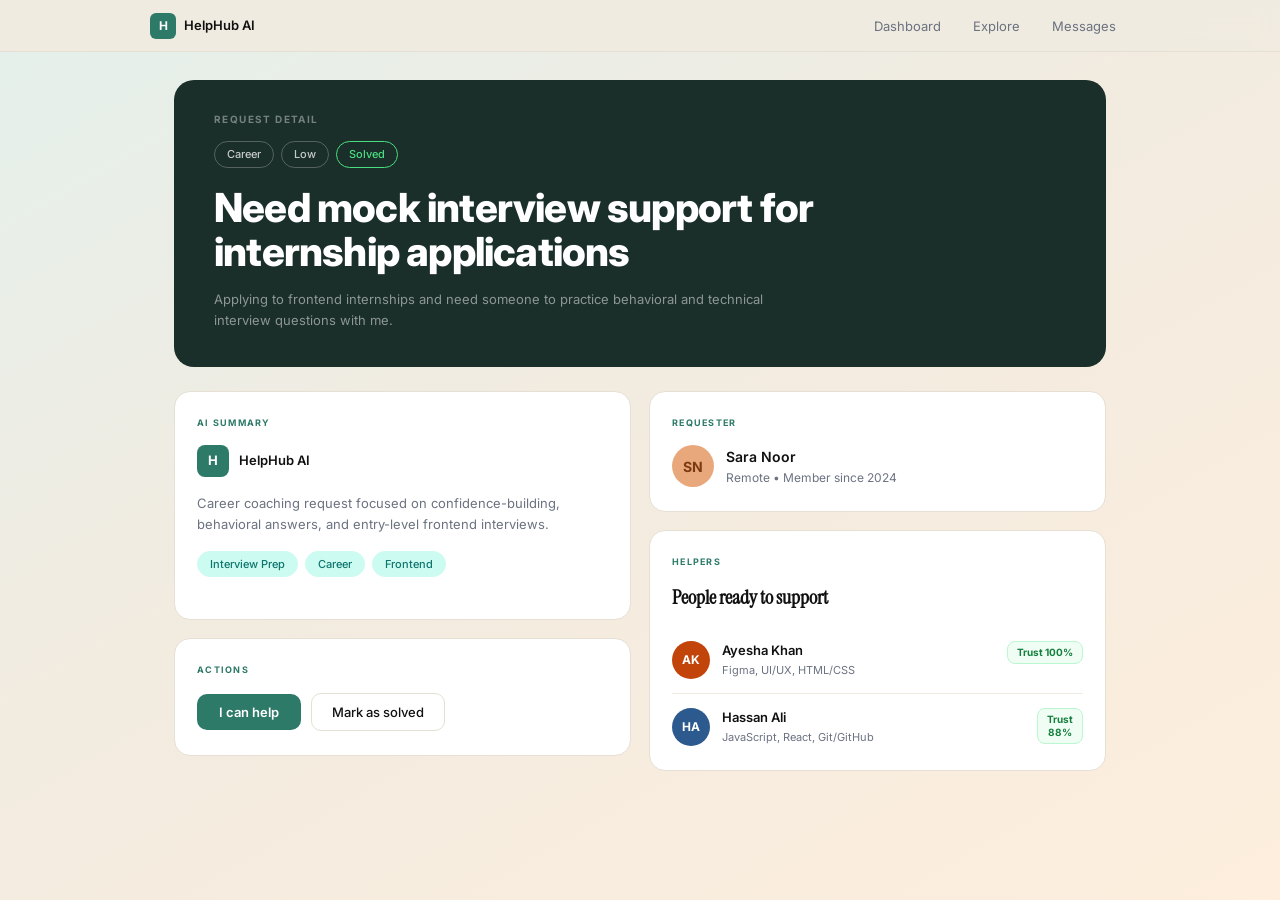
<file: request.html>
<!DOCTYPE html>
<html lang="en">
<head>
<meta charset="UTF-8"/>
<meta name="viewport" content="width=device-width, initial-scale=1.0"/>
<title>Request Detail</title>
<link href="https://fonts.googleapis.com/css2?family=Instrument+Serif:ital@0;1&family=Inter:wght@300;400;500;600;700;800&display=swap" rel="stylesheet"/>
<link rel="stylesheet" href="./request.css">
</head>
<body>

<!-- NAV -->
<nav>
  <div class="nav-inner">
    <a href="./index.html" class="nav-logo">
      <div class="nav-logo-icon">H</div>
      HelpHub AI
    </a>
    <ul class="nav-links">
      <li><a href="./index.html">Dashboard</a></li>
      <li><a href="./explore.html">Explore</a></li>
      <li><a href="./message.html">Messages</a></li>
    </ul>
    <button class="nav-toggle" onclick="toggleMenu()" aria-label="Menu">
      <span></span><span></span><span></span>
    </button>
  </div>
</nav>
<div class="nav-mobile-menu" id="mobileMenu">
  <a href="./index.html">Dashboard</a>
  <a href="./explore.html">Explore</a>
  <a href="./message.html">Messages</a>
</div>

<!-- PAGE WRAP -->
<div class="page-wrap">

  <!-- HERO BANNER -->
  <div class="hero-banner">
    <p class="hero-eyebrow">REQUEST DETAIL</p>
    <div class="tag-row">
      <span class="tag tag-outline-pink">Career</span>
      <span class="tag tag-outline-gray2">Low</span>
      <span class="tag tag-outline-green2">Solved</span>
    </div>
    <h1 class="hero-title">Need mock interview support for<br>internship applications</h1>
    <p class="hero-desc">Applying to frontend internships and need someone to practice behavioral and technical interview questions with me.</p>
  </div>

  <!-- TWO COL -->
  <div class="two-col">

    <!-- LEFT -->
    <div class="left-col">

      <!-- AI SUMMARY -->
      <div class="panel">
        <p class="panel-eyebrow">AI SUMMARY</p>
        <div class="ai-summary-header">
          <div class="ai-avatar">H</div>
          <span class="ai-name">HelpHub AI</span>
        </div>
        <p class="ai-body">Career coaching request focused on confidence-building, behavioral answers, and entry-level frontend interviews.</p>
        <div class="tag-row">
          <span class="tag tag-light-teal">Interview Prep</span>
          <span class="tag tag-light-teal">Career</span>
          <span class="tag tag-light-teal">Frontend</span>
        </div>
      </div>

      <!-- ACTIONS -->
      <div class="panel">
        <p class="panel-eyebrow">ACTIONS</p>
        <div class="actions-row">
          <button class="btn-help" onclick="handleHelp()">I can help</button>
          <button class="btn-solved" onclick="handleSolved()">Mark as solved</button>
        </div>
      </div>

    </div><!-- /left-col -->

    <!-- RIGHT -->
    <div class="right-col">

      <!-- REQUESTER -->
      <div class="panel">
        <p class="panel-eyebrow">REQUESTER</p>
        <div class="requester-row">
          <div class="req-avatar" style="background:#e9a87c; color:#7c3a10;">SN</div>
          <div class="req-info">
            <div class="req-name">Sara Noor</div>
            <div class="req-location">Remote • Member since 2024</div>
          </div>
        </div>
      </div>

      <!-- HELPERS -->
      <div class="panel">
        <p class="panel-eyebrow">HELPERS</p>
        <h2 class="helpers-title">People ready to support</h2>

        <div class="helper-item">
          <div class="h-avatar h-av-orange">AK</div>
          <div class="h-info">
            <div class="h-name">Ayesha Khan</div>
            <div class="h-skills">Figma, UI/UX, HTML/CSS</div>
          </div>
          <div class="trust-badge">Trust 100%</div>
        </div>

        <div class="helper-item">
          <div class="h-avatar h-av-blue">HA</div>
          <div class="h-info">
            <div class="h-name">Hassan Ali</div>
            <div class="h-skills">JavaScript, React, Git/GitHub</div>
          </div>
          <div class="trust-badge">Trust<br>88%</div>
        </div>

      </div>

    </div><!-- /right-col -->

  </div><!-- /two-col -->
</div><!-- /page-wrap -->

<script>
  function toggleMenu() {
    document.getElementById('mobileMenu').classList.toggle('open');
  }
  document.addEventListener('click', function(e) {
    const menu = document.getElementById('mobileMenu');
    const toggle = document.querySelector('.nav-toggle');
    if (menu && toggle && !menu.contains(e.target) && !toggle.contains(e.target)) {
      menu.classList.remove('open');
    }
  });

  function handleHelp() {
    const btn = document.querySelector('.btn-help');
    btn.textContent = '✓ Offering help!';
    btn.style.background = '#15803d';
    btn.disabled = true;
  }
  function handleSolved() {
    const btn = document.querySelector('.btn-solved');
    btn.textContent = '✓ Marked as solved';
    btn.style.background = 'var(--black)';
    btn.style.color = 'white';
    btn.disabled = true;
    // update hero tag
    const tags = document.querySelectorAll('.tag-outline-green2');
    tags.forEach(t => { t.textContent = 'Solved ✓'; });
  }
</script>
</body>
</html>
</file>
<file: style.css>
*, *::before, *::after { box-sizing: border-box; margin: 0; padding: 0; }

  :root {
    --bg: #f5f0e8;
    --dark-card: #1a2e2a;
    --white: #ffffff;
    --black: #111111;
    --teal: #2d5a4e;
    --teal-light: #3d7a68;
    --accent-green: #4ade80;
    --accent-yellow: #fbbf24;
    --text-muted: #6b7280;
    --border: #e5e0d5;
    --tag-blue: #dbeafe;
    --tag-blue-text: #1d4ed8;
    --tag-red: #fee2e2;
    --tag-red-text: #dc2626;
    --tag-green: #d1fae5;
    --tag-green-text: #065f46;
    --tag-purple: #ede9fe;
    --tag-purple-text: #7c3aed;
    --tag-gray: #f3f4f6;
    --tag-gray-text: #374151;
    --radius: 12px;
    --radius-sm: 8px;
  }

  body {
    font-family: 'Inter', sans-serif;
    background: var(--bg);
    color: var(--black);
    min-height: 100vh;
    font-size: 14px;
    line-height: 1.5;
  }

  /* ── NAV ── */
  nav {
    position: sticky;
    top: 0;
    z-index: 100;
    background: rgba(245,240,232,0.92);
    backdrop-filter: blur(12px);
    border-bottom: 1px solid var(--border);
    padding: 0 24px;
    height: 52px;
    display: flex;
    align-items: center;
    gap: 0;
  }
  .nav-inner {
    width: 100%;
    max-width: 960px;
    margin: 0 auto;
    display: flex;
    align-items: center;
    gap: 32px;
  }
  .nav-logo {
    display: flex;
    align-items: center;
    gap: 8px;
    font-weight: 600;
    font-size: 14px;
    color: var(--black);
    text-decoration: none;
    flex-shrink: 0;
  }
  .nav-logo-icon {
    width: 26px; height: 26px;
    background: var(--teal);
    border-radius: 6px;
    display: flex; align-items: center; justify-content: center;
    color: white; font-size: 12px; font-weight: 700;
  }
  .nav-links {
    display: flex;
    gap: 4px;
    list-style: none;
    flex: 1;
  }
  .nav-links a {
    text-decoration: none;
    color: var(--black);
    font-size: 13px;
    padding: 5px 12px;
    border-radius: 6px;
    transition: background 0.15s;
  }
  .nav-links a:hover { background: rgba(0,0,0,0.06); }
  .nav-links a.active { font-weight: 500; }
  .nav-right {
    display: flex; align-items: center; gap: 12px; margin-left: auto;
  }
  .nav-community {
    font-size: 12px; color: var(--text-muted); cursor: pointer;
    white-space: nowrap;
  }
  .one a{
    color: white;
    text-decoration: none;
  }
  .btn-join {
    background: var(--teal);
    color: white;
    border: none;
    border-radius: 8px;
    padding: 7px 16px;
    font-size: 13px;
    font-weight: 500;
    cursor: pointer;
    white-space: nowrap;
    transition: background 0.15s;
  }
  .btn-join a{
    color: white;
    text-decoration: none;
  }
  .nav-community a{
    color: var(--text-muted);
    text-decoration: none;
  }
  .btn-join:hover { background: var(--teal-light); }
  .nav-mobile-menu{
    display: none;
  }

  /* ── HERO ── */
  .hero {
    max-width: 960px;
    margin: 0 auto;
    padding: 48px 24px 32px;
    display: grid;
    grid-template-columns: 1fr 1fr;
    gap: 24px;
    align-items: start;
  }
  .hero-left {}
  .hero-eyebrow {
    font-size: 10px;
    font-weight: 600;
    letter-spacing: 0.12em;
    text-transform: uppercase;
    color: var(--text-muted);
    margin-bottom: 16px;
  }
  .hero-title {
    /* font-family: 'Instrument Serif', serif; */
    font-size: clamp(28px, 4vw, 44px);
    line-height: 1.1;
    color: var(--black);
    margin-bottom: 20px;
  }
  .hero-desc {
    font-size: 13px;
    color: var(--text-muted);
    line-height: 1.6;
    max-width: 340px;
    margin-bottom: 24px;
  }
  .hero-btns {
    display: flex;
    gap: 10px;
    flex-wrap: wrap;
    margin-bottom: 32px;
  }
  .btn-primary {
    background: #2d7a5e;
    color: white;
    border: none;
    border-radius: 8px;
    padding: 9px 18px;
    font-size: 13px;
    font-weight: 500;
    cursor: pointer;
    /* font-family: inherit; */
    transition: background 0.15s;
  }
  .btn-primary:hover { background: #256b52; }
  .btn-secondary {
    background: transparent;
    color: var(--black);
    border: 1.5px solid var(--border);
    border-radius: 8px;
    padding: 9px 18px;
    font-size: 13px;
    font-weight: 500;
    cursor: pointer;
    /* font-family: inherit; */
    transition: border-color 0.15s, background 0.15s;
  }
  .btn-secondary:hover { border-color: #bbb; background: rgba(0,0,0,0.03); }

  /* stats cards */
  .hero-stats {
    display: grid;
    grid-template-columns: repeat(3, 1fr);
    gap: 12px;
  }
  .stat-card {
    background: white;
    border-radius: var(--radius);
    padding: 16px;
    border: 1px solid var(--border);
  }
  .stat-label {
    font-size: 9px;
    font-weight: 600;
    letter-spacing: 0.1em;
    text-transform: uppercase;
    color: var(--text-muted);
    margin-bottom: 6px;
  }
  .stat-number {
    /* font-family: 'Instrument Serif', serif; */
    font-size: 28px;
    color: var(--black);
    line-height: 1;
    margin-bottom: 6px;
  }
  .stat-desc {
    font-size: 11px;
    color: var(--text-muted);
    line-height: 1.4;
  }

  /* hero right dark card */
  .hero-right {
    background: var(--dark-card);
    border-radius: 18px;
    padding: 28px;
    color: white;
    position: relative;
    overflow: hidden;
  }
  .live-badge {
    font-size: 9px;
    font-weight: 600;
    letter-spacing: 0.12em;
    text-transform: uppercase;
    color: rgba(255,255,255,0.5);
    margin-bottom: 12px;
  }
  .hero-right-title {
    /* font-family: 'Instrument Serif', serif; */
    font-size: clamp(22px, 3vw, 32px);
    line-height: 1.15;
    margin-bottom: 16px;
  }
  .hero-right-desc {
    font-size: 12px;
    color: rgba(255,255,255,0.6);
    line-height: 1.6;
    margin-bottom: 20px;
  }
  .yellow-orb {
    position: absolute;
    top: 20px; right: 24px;
    width: 48px; height: 48px;
    border-radius: 50%;
    background: var(--accent-yellow);
    opacity: 0.9;
  }
  .feature-list {
    display: flex;
    flex-direction: column;
    gap: 10px;
  }
  .feature-item {
    background: rgba(255,255,255,0.08);
    border: 1px solid rgba(255,255,255,0.1);
    border-radius: 10px;
    padding: 14px 16px;
  }
  .feature-item h4 {
    font-size: 13px;
    font-weight: 600;
    margin-bottom: 4px;
    color: white;
  }
  .feature-item p {
    font-size: 11px;
    color: rgba(255,255,255,0.55);
    line-height: 1.5;
  }
  .feature-percent {
    font-size: 22px;
    font-weight: 700;
    color: white;
    margin-bottom: 4px;
  }

  /* ── SECTION: CORE FLOW ── */
  .section {
    max-width: 960px;
    margin: 0 auto;
    padding: 48px 24px;
  }
  .section-eyebrow {
    font-size: 9px;
    font-weight: 600;
    letter-spacing: 0.12em;
    text-transform: uppercase;
    color: var(--text-muted);
    margin-bottom: 10px;
  }
  .section-header {
    display: flex;
    align-items: flex-end;
    justify-content: space-between;
    margin-bottom: 24px;
    gap: 12px;
    flex-wrap: wrap;
  }
  .section-title {
    /* font-family: 'Instrument Serif', serif; */
    font-size: clamp(22px, 3.5vw, 32px);
    color: var(--black);
    line-height: 1.2;
  }
  .section-link {
    font-size: 12px;
    color: var(--teal);
    text-decoration: none;
    white-space: nowrap;
    font-weight: 500;
  }
  .section-link:hover { text-decoration: underline; }

  .flow-cards {
    display: grid;
    grid-template-columns: repeat(3, 1fr);
    gap: 16px;
  }
  .flow-card {
    background: white;
    border-radius: var(--radius);
    padding: 20px;
    border: 1px solid var(--border);
  }
  .flow-card h3 {
    font-size: 14px;
    font-weight: 600;
    margin-bottom: 8px;
    color: var(--black);
  }
  .flow-card p {
    font-size: 12px;
    color: var(--text-muted);
    line-height: 1.6;
  }

  /* ── FEATURED REQUESTS ── */
  .request-cards {
    display: grid;
    grid-template-columns: repeat(3, 1fr);
    gap: 16px;
  }
  .request-card {
    background: white;
    border-radius: var(--radius);
    padding: 16px;
    border: 1px solid var(--border);
    display: flex;
    flex-direction: column;
    gap: 10px;
  }
  .tag-row {
    display: flex; gap: 6px; flex-wrap: wrap;
  }
  .tag {
    font-size: 10px;
    font-weight: 600;
    padding: 3px 8px;
    border-radius: 20px;
    white-space: nowrap;
  }
  .tag-blue { background: var(--tag-blue); color: var(--tag-blue-text); }
  .tag-red { background: var(--tag-red); color: var(--tag-red-text); }
  .tag-green { background: var(--tag-green); color: var(--tag-green-text); }
  .tag-gray { background: var(--tag-gray); color: var(--tag-gray-text); }
  .tag-purple { background: var(--tag-purple); color: var(--tag-purple-text); }
  .tag-teal { background: #ccfbf1; color: #0f766e; }

  .req-title {
    font-size: 13px;
    font-weight: 600;
    color: var(--black);
    line-height: 1.4;
  }
  .req-body {
    font-size: 11px;
    color: var(--text-muted);
    line-height: 1.5;
  }
  .req-footer {
    display: flex;
    align-items: center;
    justify-content: space-between;
    margin-top: auto;
    gap: 8px;
  }
  .req-meta {
    display: flex; flex-direction: column; gap: 3px;
  }
  .req-author {
    font-size: 12px;
    font-weight: 600;
    color: var(--black);
  }
  .req-sub {
    font-size: 10px;
    color: var(--text-muted);
  }
  .btn-open {
    background: var(--black);
    color: white;
    border: none;
    border-radius: 7px;
    padding: 6px 12px;
    font-size: 11px;
    font-weight: 500;
    cursor: pointer;
    /* font-family: inherit; */
    white-space: nowrap;
    transition: background 0.15s;
  }
  .btn-open:hover { background: #333; }

  /* ── FOOTER ── */
  footer {
    border-top: 1px solid var(--border);
    padding: 18px 24px;
    text-align: center;
    font-size: 11px;
    color: var(--text-muted);
    max-width: 960px;
    margin: 0 auto;
  }

  /* ── HAMBURGER / MOBILE NAV ── */
  .nav-toggle {
    display: none;
    flex-direction: column;
    gap: 4px;
    background: none;
    border: none;
    cursor: pointer;
    padding: 4px;
    margin-left: auto;
  }
  .nav-toggle span {
    display: block;
    width: 20px; height: 2px;
    background: var(--black);
    border-radius: 2px;
    transition: all 0.2s;
  }

  /* ── RESPONSIVE ── */
  @media (max-width: 768px) {
    nav { padding: 0 16px; }
    .nav-inner { gap: 12px; }
    .nav-links, .nav-community { display: none; }
    .nav-right .btn-join { display: none; }
    .nav-toggle { display: flex; }
    .nav-mobile-menu {
      position: fixed;
      top: 52px; left: 0; right: 0;
      background: var(--bg);
      border-bottom: 1px solid var(--border);
      padding: 16px;
      display: none;
      flex-direction: column;
      gap: 4px;
      z-index: 99;
    }
    .nav-mobile-menu.open { display: flex; }
    .nav-mobile-menu a {
      text-decoration: none;
      color: var(--black);
      font-size: 14px;
      padding: 10px 12px;
      border-radius: 8px;
      display: block;
    }
    .nav-mobile-menu a:hover { background: rgba(0,0,0,0.05); }

    .hero {
      grid-template-columns: 1fr;
      padding: 32px 16px 24px;
      gap: 28px;
    }
    .hero-right { order: -1; }
    .hero-stats { grid-template-columns: repeat(3, 1fr); gap: 8px; }
    .stat-card { padding: 12px; }
    .stat-number { font-size: 22px; }

    .section { padding: 32px 16px; }
    .flow-cards { grid-template-columns: 1fr; gap: 12px; }
    .request-cards { grid-template-columns: 1fr; gap: 12px; }
  }

  @media (max-width: 480px) {
    .hero-stats { grid-template-columns: 1fr; }
    .hero-btns { flex-direction: column; }
    .btn-primary, .btn-secondary { text-align: center; }
  }

  @media (min-width: 769px) and (max-width: 900px) {
    .hero { gap: 18px; padding: 36px 20px 28px; }
    .flow-cards { grid-template-columns: 1fr 1fr; }
    .request-cards { grid-template-columns: 1fr 1fr; }
    .stat-number { font-size: 24px; }
  }

  /* subtle animations */
  @keyframes fadeUp {
    from { opacity: 0; transform: translateY(18px); }
    to { opacity: 1; transform: translateY(0); }
  }
  .hero-left { animation: fadeUp 0.5s ease both; }
  .hero-right { animation: fadeUp 0.5s 0.1s ease both; }
  .flow-card:nth-child(1) { animation: fadeUp 0.4s 0.05s ease both; }
  .flow-card:nth-child(2) { animation: fadeUp 0.4s 0.12s ease both; }
  .flow-card:nth-child(3) { animation: fadeUp 0.4s 0.19s ease both; }
</file>
<file: ai-center.css>
*, *::before, *::after { box-sizing: border-box; margin: 0; padding: 0; }

    :root {
      --teal: #2a9d8f;
      --teal-dark: #1e7d72;
      --bg: #f5f0eb;
      --dark-card: #1c2226;
      --text-dark: #1c2226;
      --text-muted: #6b7280;
      --text-light: #9ca3af;
      --card-bg: #ffffff;
      --border: #e5e7eb;
      --badge-teal: #e6f4f2;
      --badge-teal-text: #2a9d8f;
      --badge-high-bg: #f3f4f6;
      --badge-high-text: #374151;
    }

    body {
      font-family: 'DM Sans', sans-serif;
      background: linear-gradient(135deg, #d4ecd4 0%, #f5f0eb 35%, #fde9d0 70%, #fce4e4 100%);
      min-height: 100vh;
      color: var(--text-dark);
    }

    /* ── NAVBAR ── */
    nav {
      position: sticky;
      top: 0;
      z-index: 100;
      background: rgba(245, 240, 235, 0.85);
      backdrop-filter: blur(12px);
      -webkit-backdrop-filter: blur(12px);
      border-bottom: 1px solid rgba(0,0,0,0.06);
    }

    .nav-inner {
      max-width: 960px;
      margin: 0 auto;
      padding: 0 24px;
      height: 60px;
      display: flex;
      align-items: center;
      justify-content: space-between;
    }

    .nav-brand {
      display: flex;
      align-items: center;
      gap: 10px;
    }

    .nav-logo {
      width: 36px;
      height: 36px;
      background: var(--teal);
      border-radius: 10px;
      display: flex;
      align-items: center;
      justify-content: center;
      color: #fff;
      font-weight: 700;
      font-size: 15px;
    }

    .nav-brand span {
      font-size: 15px;
      font-weight: 600;
      color: var(--text-dark);
    }

    .nav-links {
      display: flex;
      align-items: center;
      gap: 4px;
    }

    .nav-links a {
      text-decoration: none;
      font-size: 14px;
      font-weight: 500;
      color: var(--text-muted);
      padding: 7px 14px;
      border-radius: 8px;
      transition: background 0.15s, color 0.15s;
    }

    .nav-links a:hover {
      color: var(--text-dark);
      background: rgba(0,0,0,0.05);
    }

    .nav-links a.active {
      background: var(--card-bg);
      color: var(--text-dark);
      box-shadow: 0 1px 4px rgba(0,0,0,0.08);
    }

    /* ── PAGE WRAPPER ── */
    .page {
      max-width: 960px;
      margin: 0 auto;
      padding: 32px 24px 80px;
    }

    /* ── HERO CARD ── */
    .hero-card {
      background: var(--dark-card);
      border-radius: 20px;
      padding: 40px 44px;
      margin-bottom: 28px;
      position: relative;
      overflow: hidden;
    }

    .hero-card::before {
      content: '';
      position: absolute;
      top: -60px; right: -60px;
      width: 220px; height: 220px;
      background: radial-gradient(circle, rgba(42,157,143,0.25) 0%, transparent 70%);
      border-radius: 50%;
    }

    .hero-eyebrow {
      font-size: 11px;
      font-weight: 600;
      letter-spacing: 0.1em;
      text-transform: uppercase;
      color: rgba(255,255,255,0.45);
      margin-bottom: 14px;
    }

    .hero-title {
      font-family: 'DM Serif Display', serif;
      font-size: 38px;
      line-height: 1.15;
      color: #ffffff;
      margin-bottom: 16px;
      max-width: 560px;
    }

    .hero-sub {
      font-size: 14px;
      color: rgba(255,255,255,0.5);
      max-width: 520px;
      line-height: 1.6;
    }

    /* ── STAT CARDS ── */
    .stats-row {
      display: grid;
      grid-template-columns: repeat(3, 1fr);
      gap: 16px;
      margin-bottom: 28px;
    }

    .stat-card {
      background: var(--card-bg);
      border-radius: 16px;
      padding: 26px 24px;
      box-shadow: 0 1px 3px rgba(0,0,0,0.06);
      border: 1px solid var(--border);
    }

    .stat-label {
      font-size: 10px;
      font-weight: 700;
      letter-spacing: 0.1em;
      text-transform: uppercase;
      color: var(--teal);
      margin-bottom: 12px;
    }

    .stat-value {
      font-size: 32px;
      font-weight: 700;
      color: var(--text-dark);
      line-height: 1;
      margin-bottom: 10px;
    }

    .stat-value.text-value {
      font-size: 22px;
      line-height: 1.2;
    }

    .stat-desc {
      font-size: 13px;
      color: var(--text-muted);
      line-height: 1.5;
    }

    /* ── RECOMMENDATIONS SECTION ── */
    .reco-section {
      background: var(--card-bg);
      border-radius: 20px;
      padding: 36px 36px;
      box-shadow: 0 1px 4px rgba(0,0,0,0.06);
      border: 1px solid var(--border);
    }

    .reco-eyebrow {
      font-size: 10px;
      font-weight: 700;
      letter-spacing: 0.12em;
      text-transform: uppercase;
      color: var(--teal);
      margin-bottom: 10px;
    }

    .reco-title {
      font-family: 'DM Serif Display', serif;
      font-size: 28px;
      color: var(--text-dark);
      margin-bottom: 24px;
    }

    /* ── REQUEST CARDS ── */
    .request-list {
      display: flex;
      flex-direction: column;
      gap: 14px;
    }

    .request-card {
      border: 1px solid var(--border);
      border-radius: 14px;
      padding: 20px 22px;
      transition: box-shadow 0.18s, transform 0.18s;
      cursor: pointer;
    }

    .request-card:hover {
      box-shadow: 0 4px 16px rgba(0,0,0,0.08);
      transform: translateY(-1px);
    }

    .request-title {
      font-size: 14px;
      font-weight: 600;
      color: var(--text-dark);
      margin-bottom: 6px;
    }

    .request-desc {
      font-size: 13px;
      color: var(--text-muted);
      line-height: 1.55;
      margin-bottom: 14px;
    }

    .badge-row {
      display: flex;
      gap: 8px;
      flex-wrap: wrap;
    }

    .badge {
      font-size: 12px;
      font-weight: 500;
      padding: 4px 12px;
      border-radius: 999px;
      border: 1px solid var(--border);
      color: var(--text-dark);
      background: #f9fafb;
    }

    .badge.teal {
      background: var(--badge-teal);
      color: var(--badge-teal-text);
      border-color: transparent;
    }

    .badge.high   { background: #fff1f1; color: #c0392b; border-color: transparent; }
    .badge.medium { background: #fff8e6; color: #a16207; border-color: transparent; }
    .badge.low    { background: #f0fdf4; color: #166534; border-color: transparent; }
    .badge.design { background: #f5f3ff; color: #6d28d9; border-color: transparent; }
    .badge.career { background: #eff6ff; color: #1d4ed8; border-color: transparent; }

    /* responsive */
    @media (max-width: 640px) {
      .stats-row { grid-template-columns: 1fr; }
      .hero-title { font-size: 28px; }
      .hero-card { padding: 28px 24px; }
      .reco-section { padding: 24px 20px; }
    }
</file>
<file: explore.css>
*, *::before, *::after {
         box-sizing: border-box;
          margin: 0;
           padding: 0;
         }

    :root {
      --bg: #f0ede6;
      --card-bg: #ffffff;
      --dark: #1e2328;
      --teal: #3a9d8f;
      --teal-light: #e8f5f3;
      --text-primary: #1e2328;
      --text-muted: #6b7280;
      --text-light: #9ca3af;
      --border: #e5e7eb;
      --badge-web: #e0f2fe;
      --badge-web-text: #0369a1;
      --badge-high: #fee2e2;
      --badge-high-text: #dc2626;
      --badge-solved: #dcfce7;
      --badge-solved-text: #16a34a;
      --badge-medium: #fef9c3;
      --badge-medium-text: #a16207;
      --badge-open: #ede9fe;
      --badge-open-text: #7c3aed;
      --badge-career: #fce7f3;
      --badge-career-text: #be185d;
      --badge-low: #f3f4f6;
      --badge-low-text: #374151;
      --badge-design: #e0f2fe;
      --badge-design-text: #0369a1;
      --skill-bg: #f3f4f6;
      --skill-text: #374151;
      --nav-active-bg: #1e2328;
      --nav-active-text: #ffffff;
      --radius-lg: 18px;
      --radius-md: 12px;
      --radius-sm: 8px;
      --radius-pill: 999px;
    }

    body {
      font-family: 'DM Sans', sans-serif;
      background: var(--bg);
      color: var(--text-primary);
      min-height: 100vh;
    }

    /* ── NAV ─────────────────────────────────────────────── */
    nav {
      display: flex;
      align-items: center;
      justify-content: space-between;
      padding: 0 40px;
      height: 58px;
      background: var(--bg);
      position: sticky;
      top: 0;
      z-index: 100;
      border-bottom: 1px solid rgba(0,0,0,0.06);
    }

    .nav-logo {
      display: flex;
      align-items: center;
      gap: 10px;
      font-family: 'Syne', sans-serif;
      font-weight: 700;
      font-size: 15px;
      color: var(--text-primary);
      text-decoration: none;
    }

    .nav-logo-icon {
      width: 32px;
      height: 32px;
      background: var(--teal);
      border-radius: 8px;
      display: flex;
      align-items: center;
      justify-content: center;
      color: #fff;
      font-family: 'Syne', sans-serif;
      font-weight: 800;
      font-size: 14px;
    }

    .nav-links {
      display: flex;
      align-items: center;
      gap: 4px;
      list-style: none;
    }

    .nav-links a {
      text-decoration: none;
      font-size: 14px;
      font-weight: 500;
      color: var(--text-muted);
      padding: 6px 16px;
      border-radius: var(--radius-pill);
      transition: all 0.18s ease;
    }

    .nav-links a:hover { color: var(--text-primary); background: rgba(0,0,0,0.05); }

    .nav-links a.active {
      background: var(--nav-active-bg);
      color: var(--nav-active-text);
    }

    /* ── HERO BANNER ─────────────────────────────────────── */
    .hero {
      background: var(--dark);
      color: #fff;
      border-radius: var(--radius-lg);
      margin: 24px 40px 28px;
      padding: 44px 48px 48px;
      position: relative;
      overflow: hidden;
    }

    .hero::before {
      content: '';
      position: absolute;
      right: -60px; top: -60px;
      width: 280px; height: 280px;
      background: radial-gradient(circle, rgba(58,157,143,0.25) 0%, transparent 70%);
      pointer-events: none;
    }

    .hero-breadcrumb {
      font-size: 11px;
      font-weight: 600;
      letter-spacing: 0.12em;
      color: rgba(255,255,255,0.45);
      text-transform: uppercase;
      margin-bottom: 14px;
    }

    .hero h1 {
      font-family: 'Syne', sans-serif;
      font-size: clamp(28px, 4vw, 42px);
      font-weight: 800;
      line-height: 1.12;
      max-width: 640px;
      margin-bottom: 14px;
    }

    .hero p {
      font-size: 14.5px;
      color: rgba(255,255,255,0.55);
      font-weight: 400;
    }

    /* ── MAIN LAYOUT ─────────────────────────────────────── */
    .main-layout {
      display: grid;
      grid-template-columns: 290px 1fr;
      gap: 20px;
      padding: 0 40px 60px;
      align-items: start;
    }

    /* ── FILTER SIDEBAR ──────────────────────────────────── */
    .sidebar {
      background: var(--card-bg);
      border-radius: var(--radius-lg);
      padding: 28px 24px 32px;
      position: sticky;
      top: 78px;
    }

    .sidebar-label {
      font-size: 11px;
      font-weight: 700;
      letter-spacing: 0.12em;
      text-transform: uppercase;
      color: var(--teal);
      margin-bottom: 10px;
    }

    .sidebar h2 {
      font-family: 'Syne', sans-serif;
      font-size: 24px;
      font-weight: 800;
      margin-bottom: 28px;
      line-height: 1.15;
    }

    .filter-group {
      margin-bottom: 22px;
    }

    .filter-group label {
      display: block;
      font-size: 13px;
      font-weight: 500;
      color: var(--text-primary);
      margin-bottom: 8px;
    }

    .filter-group select,
    .filter-group input {
      width: 100%;
      padding: 10px 14px;
      border: 1.5px solid var(--border);
      border-radius: var(--radius-sm);
      font-family: 'DM Sans', sans-serif;
      font-size: 13.5px;
      color: var(--text-muted);
      background: #fafafa;
      appearance: none;
      -webkit-appearance: none;
      outline: none;
      transition: border-color 0.18s;
      cursor: pointer;
    }

    .filter-group select:focus,
    .filter-group input:focus {
      border-color: var(--teal);
      background: #fff;
    }

    .select-wrapper {
      position: relative;
    }

    .select-wrapper::after {
      content: '⌄';
      position: absolute;
      right: 12px;
      top: 50%;
      transform: translateY(-50%);
      color: var(--text-muted);
      pointer-events: none;
      font-size: 16px;
    }

    /* ── FEED COLUMN ─────────────────────────────────────── */
    .feed {
      display: flex;
      flex-direction: column;
      gap: 16px;
    }

    /* ── REQUEST CARD ────────────────────────────────────── */
    .card {
      background: var(--card-bg);
      border-radius: var(--radius-lg);
      padding: 24px 26px 22px;
      transition: box-shadow 0.2s ease, transform 0.2s ease;
      cursor: pointer;
    }

    .card:hover {
      box-shadow: 0 8px 32px rgba(0,0,0,0.09);
      transform: translateY(-2px);
    }

    .card-badges {
      display: flex;
      flex-wrap: wrap;
      gap: 6px;
      margin-bottom: 12px;
    }

    .badge {
      display: inline-flex;
      align-items: center;
      font-size: 11.5px;
      font-weight: 600;
      padding: 4px 11px;
      border-radius: var(--radius-pill);
    }

    .badge-web      { background: var(--badge-web);    color: var(--badge-web-text); }
    .badge-high     { background: var(--badge-high);   color: var(--badge-high-text); }
    .badge-solved   { background: var(--badge-solved); color: var(--badge-solved-text); }
    .badge-medium   { background: var(--badge-medium); color: var(--badge-medium-text); }
    .badge-open     { background: var(--badge-open);   color: var(--badge-open-text); }
    .badge-career   { background: var(--badge-career); color: var(--badge-career-text); }
    .badge-low      { background: var(--badge-low);    color: var(--badge-low-text); }
    .badge-design   { background: var(--badge-design); color: var(--badge-design-text); }

    .card h3 {
      font-family: 'Syne', sans-serif;
      font-size: 17px;
      font-weight: 700;
      line-height: 1.35;
      color: var(--text-primary);
      margin-bottom: 8px;
    }

    .card-desc {
      font-size: 13.5px;
      color: var(--text-muted);
      line-height: 1.6;
      margin-bottom: 14px;
    }

    .skill-tags {
      display: flex;
      flex-wrap: wrap;
      gap: 6px;
      margin-bottom: 18px;
    }

    .skill-tag {
      background: var(--skill-bg);
      color: var(--skill-text);
      font-size: 11.5px;
      font-weight: 500;
      padding: 4px 11px;
      border-radius: var(--radius-pill);
    }

    .card-footer {
      display: flex;
      align-items: center;
      justify-content: space-between;
    }

    .card-author strong {
      display: block;
      font-size: 13.5px;
      font-weight: 600;
      color: var(--text-primary);
    }

    .card-author span {
      font-size: 12.5px;
      color: var(--text-light);
    }

    .btn-details {
      font-family: 'DM Sans', sans-serif;
      font-size: 13px;
      font-weight: 600;
      color: var(--text-primary);
      background: none;
      border: none;
      cursor: pointer;
      padding: 7px 16px;
      border-radius: var(--radius-pill);
      transition: background 0.18s;
    }

    .btn-details:hover { background: var(--bg); }

    /* ── RESPONSIVE ──────────────────────────────────────── */
    @media (max-width: 820px) {
      nav { padding: 0 20px; }
      .hero { margin: 16px 20px 20px; padding: 32px 28px 36px; }
      .main-layout { grid-template-columns: 1fr; padding: 0 20px 40px; }
      .sidebar { position: static; }
    }
</file>
<file: join.css>
* { box-sizing: border-box; margin: 0; padding: 0; }

    body {
      font-family: 'Segoe UI', sans-serif;
      background: linear-gradient(135deg, #dff0e8 0%, #f5f0e8 50%, #f0e0cc 100%);
      min-height: 100vh;
    }

    nav {
      display: flex;
      align-items: center;
      justify-content: space-between;
      padding: 18px 48px;
    }

    .logo {
      display: flex;
      align-items: center;
      gap: 10px;
    }

    .logo-icon {
      width: 38px;
      height: 38px;
      background: #1a7a6a;
      border-radius: 9px;
      display: flex;
      align-items: center;
      justify-content: center;
      color: #fff;
      font-weight: 700;
      font-size: 17px;
    }

    .logo-name {
      font-size: 16px;
      font-weight: 600;
      color: #222;
    }

    .nav-links {
      display: flex;
      gap: 32px;
    }

    .nav-links a {
      font-size: 14px;
      color: #555;
      text-decoration: none;
      cursor: pointer;
    }

    .nav-links a:hover {
      color: #111;
    }

    .content {
      display: grid;
      grid-template-columns: 1fr 1fr;
      gap: 28px;
      padding: 28px 48px 48px;
      max-width: 1100px;
      margin: 0 auto;
    }

    /* Left Dark Card */
    .left-card {
      background: #1e3d38;
      border-radius: 20px;
      padding: 44px 40px;
      color: #fff;
    }

    .tag {
      font-size: 11px;
      font-weight: 600;
      letter-spacing: 2.5px;
      color: #7bbfb5;
      text-transform: uppercase;
      margin-bottom: 20px;
    }

    .left-card h1 {
      font-size: 34px;
      font-weight: 800;
      line-height: 1.2;
      color: #fff;
      margin-bottom: 18px;
    }

    .left-card p {
      font-size: 14px;
      color: #a8c8c4;
      line-height: 1.75;
      margin-bottom: 24px;
    }

    .left-card ul {
      list-style: none;
      display: flex;
      flex-direction: column;
      gap: 12px;
    }

    .left-card ul li {
      font-size: 13.5px;
      color: #a8c8c4;
      padding-left: 18px;
      position: relative;
      line-height: 1.55;
    }

    .left-card ul li::before {
      content: "•";
      position: absolute;
      left: 0;
      color: #5abfaa;
      font-size: 16px;
    }

    /* Right White Card */
    .right-card {
      background: #fff;
      border-radius: 20px;
      padding: 44px 40px;
      box-shadow: 0 2px 20px rgba(0,0,0,0.06);
    }

    .form-tag {
      font-size: 11px;
      font-weight: 700;
      letter-spacing: 2px;
      color: #1a9a7a;
      text-transform: uppercase;
      margin-bottom: 14px;
    }

    .right-card h2 {
      font-size: 28px;
      font-weight: 800;
      color: #111;
      margin-bottom: 32px;
      line-height: 1.25;
    }

    .field {
      margin-bottom: 20px;
    }

    .field label {
      display: block;
      font-size: 13px;
      font-weight: 500;
      color: #555;
      margin-bottom: 8px;
    }

    .field select,
    .field input {
      width: 100%;
      padding: 12px 16px;
      border: 1.5px solid #ddd;
      border-radius: 10px;
      font-size: 14px;
      color: #222;
      background: #fff;
      outline: none;
      appearance: none;
      -webkit-appearance: none;
      transition: border-color 0.2s;
    }

    .field select {
      background-image: url("data:image/svg+xml,%3Csvg xmlns='http://www.w3.org/2000/svg' width='12' height='8' viewBox='0 0 12 8'%3E%3Cpath d='M1 1l5 5 5-5' stroke='%23888' stroke-width='1.5' fill='none' stroke-linecap='round'/%3E%3C/svg%3E");
      background-repeat: no-repeat;
      background-position: right 16px center;
      padding-right: 40px;
    }

    .field select:focus,
    .field input:focus {
      border-color: #1a9a7a;
      box-shadow: 0 0 0 3px rgba(26, 154, 122, 0.14);
    }

    .two-col {
      display: grid;
      grid-template-columns: 1fr 1fr;
      gap: 16px;
    }

    .btn {
      width: 100%;
      padding: 14px;
      background: #1a9a7a;
      color: #fff;
      border: none;
      border-radius: 12px;
      font-size: 15px;
      font-weight: 600;
      cursor: pointer;
      margin-top: 10px;
      letter-spacing: 0.2px;
      transition: background 0.2s, transform 0.1s;
    }

    .btn:hover {
      background: #158a6c;
    }

    .btn:active {
      transform: scale(0.99);
    }

    @media (max-width: 768px) {
      .content {
        grid-template-columns: 1fr;
        padding: 20px;
      }
      .two-col {
        grid-template-columns: 1fr;
      }
      nav {
        padding: 16px 20px;
      }
    }
</file>
<file: leaderboard.css>
*, *::before, *::after { box-sizing: border-box; margin: 0; padding: 0; }

    :root {
      --bg: #f0ede6;
      --card-bg: #faf9f6;
      --dark: #1e2520;
      --teal: #2a7c6f;
      --gold: #c9a84c;
      --olive: #7a8c4e;
      --text: #2c2c2c;
      --muted: #7a7a6e;
      --border: #e0ddd6;
      --nav-bg: #faf9f6;
    }

    body {
      font-family: 'DM Sans', sans-serif;
      background: var(--bg);
      color: var(--text);
      min-height: 100vh;
    }

    /* ── NAVBAR ── */
    nav {
      position: sticky;
      top: 0;
      z-index: 100;
      background: var(--nav-bg);
      border-bottom: 1px solid var(--border);
      display: flex;
      align-items: center;
      justify-content: space-between;
      padding: 0 32px;
      height: 60px;
      box-shadow: 0 2px 12px rgba(0,0,0,.06);
    }

    .nav-brand {
      display: flex;
      align-items: center;
      gap: 10px;
    }

    .nav-logo {
      width: 34px; height: 34px;
      background: var(--teal);
      border-radius: 8px;
      display: flex; align-items: center; justify-content: center;
      color: #fff;
      font-family: 'Syne', sans-serif;
      font-weight: 800;
      font-size: 15px;
    }

    .nav-name {
      font-family: 'Syne', sans-serif;
      font-weight: 700;
      font-size: 16px;
      color: var(--dark);
    }

    .nav-links {
      display: flex;
      align-items: center;
      gap: 4px;
    }

    .nav-links a {
      text-decoration: none;
      font-size: 14px;
      font-weight: 500;
      color: var(--muted);
      padding: 6px 14px;
      border-radius: 20px;
      transition: background .2s, color .2s;
    }

    .nav-links a:hover { background: var(--border); color: var(--dark); }

    .nav-links a.active {
      background: var(--dark);
      color: #fff;
    }

    /* ── PAGE WRAPPER ── */
    .page {
      max-width: 1100px;
      margin: 0 auto;
      padding: 40px 24px 80px;
    }

    /* ── HERO BANNER ── */
    .hero {
      background: var(--dark);
      border-radius: 20px;
      padding: 48px 52px;
      margin-bottom: 32px;
      position: relative;
      overflow: hidden;
    }

    .hero::before {
      content: '';
      position: absolute;
      top: -60px; right: -60px;
      width: 260px; height: 260px;
      border-radius: 50%;
      background: radial-gradient(circle, rgba(42,124,111,.35) 0%, transparent 70%);
    }

    .hero-label {
      font-size: 11px;
      font-weight: 600;
      letter-spacing: .15em;
      text-transform: uppercase;
      color: var(--teal);
      margin-bottom: 16px;
    }

    .hero h1 {
      font-family: 'Syne', sans-serif;
      font-size: clamp(28px, 4vw, 46px);
      font-weight: 800;
      color: #fff;
      line-height: 1.1;
      max-width: 600px;
      margin-bottom: 16px;
    }

    .hero p {
      font-size: 14px;
      color: rgba(255,255,255,.55);
      max-width: 480px;
      line-height: 1.6;
    }

    /* ── TWO COLUMN GRID ── */
    .grid {
      display: grid;
      grid-template-columns: 1fr 1fr;
      gap: 20px;
    }

    @media (max-width: 700px) { .grid { grid-template-columns: 1fr; } }

    /* ── CARD ── */
    .card {
      background: var(--card-bg);
      border-radius: 16px;
      border: 1px solid var(--border);
      overflow: hidden;
    }

    .card-header {
      padding: 24px 28px 16px;
      border-bottom: 1px solid var(--border);
    }

    .card-label {
      font-size: 10px;
      font-weight: 700;
      letter-spacing: .14em;
      text-transform: uppercase;
      color: var(--teal);
      margin-bottom: 6px;
    }

    .card-title {
      font-family: 'Syne', sans-serif;
      font-size: 22px;
      font-weight: 800;
      color: var(--dark);
    }

    .card-body { padding: 0 28px 24px; }

    /* ── RANKING ROWS ── */
    .rank-row {
      display: flex;
      align-items: center;
      gap: 14px;
      padding: 18px 0;
      border-bottom: 1px solid var(--border);
    }

    .rank-row:last-child { border-bottom: none; }

    .avatar {
      width: 40px; height: 40px;
      border-radius: 50%;
      display: flex; align-items: center; justify-content: center;
      font-weight: 700;
      font-size: 13px;
      color: #fff;
      flex-shrink: 0;
    }

    .av-dark  { background: #2c3e35; }
    .av-orange{ background: #c96b2b; }
    .av-teal  { background: var(--teal); }

    .rank-info { flex: 1; }

    .rank-name {
      font-weight: 600;
      font-size: 14px;
      color: var(--dark);
      margin-bottom: 2px;
    }

    .rank-skills {
      font-size: 12px;
      color: var(--muted);
    }

    .rank-stats { text-align: right; }

    .rank-score {
      font-family: 'Syne', sans-serif;
      font-weight: 700;
      font-size: 16px;
      color: var(--dark);
    }

    .rank-contribs {
      font-size: 12px;
      color: var(--muted);
    }

    /* ── BADGE ROWS ── */
    .badge-row {
      padding: 18px 0;
      border-bottom: 1px solid var(--border);
    }

    .badge-row:last-child { border-bottom: none; }

    .badge-name {
      font-weight: 700;
      font-size: 15px;
      color: var(--dark);
      margin-bottom: 2px;
    }

    .badge-tags {
      font-size: 12px;
      color: var(--muted);
      margin-bottom: 10px;
    }

    .progress-track {
      height: 6px;
      background: var(--border);
      border-radius: 99px;
      overflow: visible;
      position: relative;
    }

    .progress-fill {
      height: 100%;
      border-radius: 99px;
      position: relative;
    }

    /* Gradient bar: gold → olive → teal */
    .bar-a { background: linear-gradient(90deg, var(--gold) 0%, var(--olive) 50%, var(--teal) 100%); width: 92%; }
    .bar-b { background: linear-gradient(90deg, var(--gold) 0%, var(--olive) 50%, var(--teal) 100%); width: 88%; }
    .bar-c { background: linear-gradient(90deg, var(--gold) 0%, var(--olive) 50%, var(--teal) 100%); width: 74%; }
</file>
<file: message.css>
*, *::before, *::after { box-sizing: border-box; margin: 0; padding: 0; }

    :root {
      --bg: #e8e5de;
      --card: #f5f3ef;
      --dark: #1e2a29;
      --teal: #1a8b7f;
      --teal-light: #d0ede9;
      --text: #1e2a29;
      --muted: #7a8680;
      --border: #d6d2c8;
      --white: #ffffff;
      --shadow: 0 4px 24px rgba(30,42,41,0.08);
      --radius: 18px;
    }

    body {
      font-family: 'DM Sans', sans-serif;
      background: var(--bg);
      color: var(--text);
      min-height: 100vh;
    }

    /* ── NAV ── */
    nav {
      display: flex;
      align-items: center;
      justify-content: space-between;
      padding: 18px 48px;
      background: var(--bg);
    }

    .logo {
      display: flex;
      align-items: center;
      gap: 10px;
      font-weight: 600;
      font-size: 16px;
      color: var(--text);
      text-decoration: none;
    }

    .logo-icon {
      width: 36px; height: 36px;
      background: var(--teal);
      border-radius: 10px;
      display: grid;
      place-items: center;
      color: #fff;
      font-weight: 800;
      font-size: 16px;
    }

    .nav-links {
      display: flex;
      align-items: center;
      gap: 8px;
      list-style: none;
    }

    .nav-links a {
      padding: 8px 18px;
      text-decoration: none;
      color: var(--muted);
      font-size: 14px;
      font-weight: 500;
      border-radius: 100px;
      transition: color .2s;
    }

    .nav-links a:hover { color: var(--text); }

    .nav-links a.active {
      background: var(--white);
      color: var(--text);
      box-shadow: 0 1px 6px rgba(0,0,0,0.07);
    }

    /* ── HERO BANNER ── */
    .hero {
      margin: 0 48px 36px;
      background: var(--dark);
      border-radius: var(--radius);
      padding: 52px 56px 48px;
      position: relative;
      overflow: hidden;
    }

    .hero::before {
      content: '';
      position: absolute;
      top: -60px; right: -60px;
      width: 280px; height: 280px;
      border-radius: 50%;
      background: radial-gradient(circle, rgba(26,139,127,.35) 0%, transparent 70%);
      pointer-events: none;
    }

    .hero::after {
      content: '';
      position: absolute;
      bottom: -80px; left: 30%;
      width: 200px; height: 200px;
      border-radius: 50%;
      background: radial-gradient(circle, rgba(26,139,127,.18) 0%, transparent 70%);
      pointer-events: none;
    }

    .hero-label {
      font-size: 11px;
      font-weight: 600;
      letter-spacing: .12em;
      text-transform: uppercase;
      color: rgba(255,255,255,.45);
      margin-bottom: 20px;
    }

    .hero h1 {
      font-family: 'Fraunces', serif;
      font-size: clamp(30px, 4vw, 48px);
      font-weight: 800;
      color: #fff;
      line-height: 1.12;
      max-width: 640px;
      margin-bottom: 18px;
    }

    .hero p {
      font-size: 14px;
      color: rgba(255,255,255,.5);
      max-width: 480px;
      line-height: 1.6;
    }

    /* ── MAIN GRID ── */
    .main-grid {
      display: grid;
      grid-template-columns: 1fr 420px;
      gap: 24px;
      margin: 0 48px 48px;
    }

    /* ── CARD BASE ── */
    .card {
      background: var(--card);
      border-radius: var(--radius);
      padding: 36px;
      box-shadow: var(--shadow);
    }

    .card-label {
      font-size: 11px;
      font-weight: 600;
      letter-spacing: .12em;
      text-transform: uppercase;
      color: var(--teal);
      margin-bottom: 12px;
    }

    .card-title {
      font-family: 'Fraunces', serif;
      font-size: 28px;
      font-weight: 700;
      margin-bottom: 28px;
    }

    /* ── MESSAGE ITEMS ── */
    .message-item {
      background: var(--white);
      border-radius: 14px;
      padding: 20px 22px;
      margin-bottom: 14px;
      display: flex;
      align-items: flex-start;
      justify-content: space-between;
      gap: 16px;
      transition: transform .15s, box-shadow .15s;
      cursor: pointer;
    }

    .message-item:hover {
      transform: translateY(-1px);
      box-shadow: 0 6px 20px rgba(30,42,41,0.1);
    }

    .message-item:last-child { margin-bottom: 0; }

    .msg-body { flex: 1; }

    .msg-sender {
      font-size: 15px;
      font-weight: 600;
      margin-bottom: 6px;
      display: flex;
      align-items: center;
      gap: 6px;
    }

    .msg-sender .arrow {
      color: var(--muted);
      font-weight: 400;
      font-size: 13px;
    }

    .msg-text {
      font-size: 13.5px;
      color: var(--muted);
      line-height: 1.55;
    }

    .msg-time {
      background: var(--teal-light);
      color: var(--teal);
      font-size: 12px;
      font-weight: 600;
      padding: 8px 12px;
      border-radius: 50px;
      text-align: center;
      white-space: nowrap;
      flex-shrink: 0;
      align-self: center;
    }

    /* ── SEND FORM ── */
    .send-card .card-title {
      font-size: 32px;
      line-height: 1.15;
      margin-bottom: 32px;
    }

    .field { margin-bottom: 20px; }

    .field label {
      display: block;
      font-size: 13px;
      font-weight: 600;
      color: var(--text);
      margin-bottom: 8px;
    }

    .field select,
    .field textarea {
      width: 100%;
      border: 1.5px solid var(--border);
      border-radius: 12px;
      background: var(--white);
      font-family: 'DM Sans', sans-serif;
      font-size: 14px;
      color: var(--text);
      padding: 13px 16px;
      outline: none;
      appearance: none;
      transition: border-color .2s, box-shadow .2s;
    }

    .field select {
      background-image: url("data:image/svg+xml,%3Csvg xmlns='http://www.w3.org/2000/svg' width='16' height='16' viewBox='0 0 24 24' fill='none' stroke='%237a8680' stroke-width='2' stroke-linecap='round' stroke-linejoin='round'%3E%3Cpolyline points='6 9 12 15 18 9'/%3E%3C/svg%3E");
      background-repeat: no-repeat;
      background-position: right 14px center;
      padding-right: 40px;
      cursor: pointer;
    }

    .field textarea {
      resize: none;
      height: 130px;
      line-height: 1.55;
    }

    .field textarea::placeholder,
    .field select::placeholder {
      color: #b0ada6;
    }

    .field select:focus,
    .field textarea:focus {
      border-color: var(--teal);
      box-shadow: 0 0 0 3px rgba(26,139,127,.12);
    }

    .btn-send {
      width: 100%;
      padding: 16px;
      border: none;
      border-radius: 100px;
      background: var(--teal);
      color: #fff;
      font-family: 'DM Sans', sans-serif;
      font-size: 15px;
      font-weight: 600;
      cursor: pointer;
      transition: background .2s, transform .1s;
      margin-top: 4px;
    }

    .btn-send:hover { background: #157a6e; }
    .btn-send:active { transform: scale(.98); }

    /* ── RESPONSIVE ── */
    @media (max-width: 900px) {
      nav { padding: 16px 24px; }
      .hero { margin: 0 24px 28px; padding: 36px 28px; }
      .main-grid { grid-template-columns: 1fr; margin: 0 24px 32px; }
    }

    /* ── FADE-IN ANIMATION ── */
    @keyframes fadeUp {
      from { opacity: 0; transform: translateY(16px); }
      to   { opacity: 1; transform: translateY(0); }
    }

    .hero        { animation: fadeUp .5s ease both; }
    .card:first-child { animation: fadeUp .55s .1s ease both; }
    .send-card   { animation: fadeUp .55s .18s ease both; }
</file>
<file: notification.css>
*, *::before, *::after {
         box-sizing: border-box;
          margin: 0;
           padding: 0;
         }

    :root {
      --bg: #f0ebe3;
      --card-bg: #ffffff;
      --dark-hero: #2b3330;
      --teal: #3a9e8f;
      --text-primary: #1a1a1a;
      --text-secondary: #8a8a8a;
      --border: #e8e2d9;
      --unread-label: #1a1a1a;
      --read-label: #b0a99e;
      --nav-active-bg: #d4cfc8;
      --font-display: 'Syne', sans-serif;
      --font-body: 'DM Sans', sans-serif;
    }

    body {
      font-family: var(--font-body);
      background-color: var(--bg);
      min-height: 100vh;
      color: var(--text-primary);
    }

    /* ── NAVBAR ── */
    .navbar {
      position: fixed;
      top: 0;
      left: 0;
      right: 0;
      z-index: 100;
      background: var(--dark-hero);
      display: flex;
      align-items: center;
      justify-content: space-between;
      padding: 0 40px;
      height: 56px;
    }

    .navbar-brand {
      display: flex;
      align-items: center;
      gap: 10px;
    }

    .brand-icon {
      width: 32px;
      height: 32px;
      background: var(--teal);
      border-radius: 8px;
      display: flex;
      align-items: center;
      justify-content: center;
      font-family: var(--font-display);
      font-size: 15px;
      font-weight: 800;
      color: #fff;
    }

    .brand-name {
      font-family: var(--font-body);
      font-weight: 600;
      font-size: 15px;
      color: #ffffff;
    }

    .navbar-links {
      display: flex;
      align-items: center;
      gap: 6px;
    }

    .navbar-links a {
      text-decoration: none;
      font-size: 14px;
      font-weight: 500;
      color: #ccc;
      padding: 6px 16px;
      border-radius: 20px;
      transition: background 0.2s, color 0.2s;
    }

    .navbar-links a:hover {
      color: #fff;
    }

    .navbar-links a.active {
      background: var(--nav-active-bg);
      color: var(--text-primary);
    }

    /* ── HERO SECTION (below navbar) ── */
    .hero {
      margin-top: 56px; /* push below fixed navbar */
      background: var(--dark-hero);
      padding: 48px 40px 52px;
    }

    .hero-label {
      font-size: 11px;
      font-weight: 600;
      letter-spacing: 0.12em;
      color: #8a9e99;
      text-transform: uppercase;
      margin-bottom: 16px;
    }

    .hero-title {
      font-family: var(--font-display);
      font-size: clamp(32px, 5vw, 52px);
      font-weight: 800;
      color: #ffffff;
      line-height: 1.1;
      max-width: 560px;
    }

    /* ── MAIN CONTENT ── */
    .main {
      max-width: 900px;
      margin: 40px auto;
      padding: 0 24px;
    }

    .feed-card {
      background: var(--card-bg);
      border-radius: 20px;
      overflow: hidden;
      box-shadow: 0 2px 16px rgba(0,0,0,0.06);
    }

    .feed-header {
      padding: 32px 36px 20px;
      border-bottom: 1px solid var(--border);
    }

    .feed-label {
      font-size: 11px;
      font-weight: 600;
      letter-spacing: 0.12em;
      color: var(--teal);
      text-transform: uppercase;
      margin-bottom: 8px;
    }

    .feed-title {
      font-family: var(--font-display);
      font-size: 28px;
      font-weight: 800;
      color: var(--text-primary);
    }

    /* ── NOTIFICATION ITEMS ── */
    .notification-list {
      list-style: none;
    }

    .notification-item {
      display: flex;
      align-items: center;
      justify-content: space-between;
      padding: 20px 36px;
      border-bottom: 1px solid var(--border);
      transition: background 0.15s;
      cursor: pointer;
    }

    .notification-item:last-child {
      border-bottom: none;
    }

    .notification-item:hover {
      background: #faf8f5;
    }

    .notif-content {
      flex: 1;
    }

    .notif-title {
      font-size: 14px;
      font-weight: 500;
      color: var(--text-primary);
      margin-bottom: 4px;
      line-height: 1.4;
    }

    .notif-meta {
      font-size: 12px;
      color: var(--text-secondary);
      font-weight: 400;
    }

    .notif-badge {
      flex-shrink: 0;
      margin-left: 24px;
      font-size: 12px;
      font-weight: 600;
      letter-spacing: 0.02em;
    }

    .notif-badge.unread {
      color: var(--unread-label);
    }

    .notif-badge.read {
      color: var(--read-label);
    }

    /* ── subtle gradient background on body ── */
    body::before {
      content: '';
      position: fixed;
      inset: 0;
      background:
        radial-gradient(ellipse at 10% 0%, rgba(180,210,200,0.25) 0%, transparent 50%),
        radial-gradient(ellipse at 90% 10%, rgba(240,210,170,0.2) 0%, transparent 50%);
      pointer-events: none;
      z-index: -1;
    }
</file>
<file: profile.css>
*, *::before, *::after { box-sizing: border-box; margin: 0; padding: 0; }

    :root {
      --teal: #1a9e8f;
      --teal-dark: #157a6e;
      --teal-light: #e6f7f5;
      --bg: #edeae3;
      --dark: #1a1f1e;
      --card: #ffffff;
      --text: #1a1f1e;
      --muted: #6b7280;
      --border: #e5e7eb;
      --badge-bg: #f0faf9;
      --badge-border: #b2e0da;
    }

    body {
      font-family: 'DM Sans', sans-serif;
      background-color: var(--bg);
      background-image:
        radial-gradient(ellipse at 10% 20%, rgba(26,158,143,0.12) 0%, transparent 50%),
        radial-gradient(ellipse at 90% 80%, rgba(255,200,120,0.15) 0%, transparent 50%);
      min-height: 100vh;
      color: var(--text);
    }

    /* NAV */
    nav {
      display: flex;
      align-items: center;
      justify-content: space-between;
      padding: 1rem 2.5rem;
      background: rgba(237,234,227,0.85);
      backdrop-filter: blur(10px);
      position: sticky;
      top: 0;
      z-index: 100;
      border-bottom: 1px solid rgba(0,0,0,0.06);
    }

    .logo {
      display: flex;
      align-items: center;
      gap: 0.6rem;
      font-family: 'Syne', sans-serif;
      font-weight: 700;
      font-size: 1.05rem;
      color: var(--dark);
      text-decoration: none;
    }

    .logo-icon {
      width: 36px; height: 36px;
      background: var(--teal);
      border-radius: 10px;
      display: flex; align-items: center; justify-content: center;
      color: white;
      font-family: 'Syne', sans-serif;
      font-weight: 800;
      font-size: 1rem;
    }

    .nav-links {
      display: flex;
      gap: 0.5rem;
      align-items: center;
      list-style: none;
    }

    .nav-links a {
      text-decoration: none;
      color: var(--muted);
      font-size: 0.9rem;
      padding: 0.4rem 0.9rem;
      border-radius: 999px;
      transition: all 0.2s;
    }

    .nav-links a:hover { color: var(--dark); }
    .nav-links a.active {
      background: var(--teal-light);
      color: var(--teal-dark);
      font-weight: 500;
    }

    .hamburger {
      display: none;
      flex-direction: column;
      gap: 5px;
      cursor: pointer;
      padding: 6px;
    }
    .hamburger span {
      display: block;
      width: 22px; height: 2px;
      background: var(--dark);
      border-radius: 2px;
      transition: all 0.3s;
    }

    /* MAIN */
    main {
      max-width: 1100px;
      margin: 0 auto;
      padding: 2rem 1.5rem 4rem;
    }

    /* HERO BANNER */
    .hero-banner {
      background: var(--dark);
      border-radius: 20px;
      padding: 2.5rem 3rem;
      margin-bottom: 2rem;
      position: relative;
      overflow: hidden;
      animation: fadeUp 0.5s ease both;
    }

    .hero-banner::before {
      content: '';
      position: absolute;
      top: -40px; right: -40px;
      width: 220px; height: 220px;
      background: radial-gradient(circle, rgba(26,158,143,0.25) 0%, transparent 70%);
      border-radius: 50%;
    }

    .hero-banner .label {
      font-size: 0.7rem;
      font-weight: 600;
      letter-spacing: 0.12em;
      text-transform: uppercase;
      color: #8ea5a2;
      margin-bottom: 0.7rem;
    }

    .hero-banner h1 {
      font-family: 'Syne', sans-serif;
      font-size: clamp(2rem, 5vw, 3rem);
      font-weight: 800;
      color: white;
      line-height: 1.1;
      margin-bottom: 0.6rem;
    }

    .hero-banner .meta {
      color: #8ea5a2;
      font-size: 0.9rem;
      display: flex;
      align-items: center;
      gap: 0.4rem;
    }

    .meta-dot { color: var(--teal); font-size: 1rem; }

    /* GRID */
    .profile-grid {
      display: grid;
      grid-template-columns: 1fr 1fr;
      gap: 1.5rem;
    }

    /* CARDS */
    .card {
      background: var(--card);
      border-radius: 18px;
      padding: 2rem;
      box-shadow: 0 2px 16px rgba(0,0,0,0.05);
      animation: fadeUp 0.5s ease both;
    }

    .card:nth-child(2) { animation-delay: 0.1s; }

    .card-label {
      font-size: 0.68rem;
      font-weight: 700;
      letter-spacing: 0.12em;
      text-transform: uppercase;
      color: var(--teal);
      margin-bottom: 1rem;
    }

    .card h2 {
      font-family: 'Syne', sans-serif;
      font-size: 1.6rem;
      font-weight: 800;
      margin-bottom: 1.5rem;
      line-height: 1.2;
    }

    /* STATS */
    .stat-row {
      display: flex;
      justify-content: space-between;
      align-items: center;
      padding: 0.85rem 0;
      border-bottom: 1px solid var(--border);
      font-size: 0.92rem;
    }

    .stat-row:last-of-type { border-bottom: none; }
    .stat-value { font-weight: 700; font-size: 1rem; }

    /* TAGS */
    .tag-group { margin-top: 1rem; }
    .tag-group-label {
      font-size: 0.8rem;
      font-weight: 600;
      color: var(--dark);
      margin-bottom: 0.5rem;
    }

    .tags {
      display: flex;
      flex-wrap: wrap;
      gap: 0.5rem;
    }

    .tag {
      display: inline-block;
      padding: 0.3rem 0.85rem;
      border-radius: 999px;
      font-size: 0.8rem;
      font-weight: 500;
      background: var(--badge-bg);
      border: 1px solid var(--badge-border);
      color: var(--teal-dark);
      transition: all 0.2s;
    }

    .tag:hover {
      background: var(--teal);
      color: white;
      border-color: var(--teal);
      transform: translateY(-1px);
    }

    /* FORM */
    .form-row {
      display: grid;
      grid-template-columns: 1fr 1fr;
      gap: 1rem;
      margin-bottom: 1rem;
    }

    .field { display: flex; flex-direction: column; gap: 0.35rem; }

    .field label {
      font-size: 0.78rem;
      font-weight: 500;
      color: var(--muted);
    }

    .field input, .field textarea {
      border: 1.5px solid var(--border);
      border-radius: 10px;
      padding: 0.65rem 0.9rem;
      font-size: 0.88rem;
      font-family: 'DM Sans', sans-serif;
      color: var(--dark);
      background: #fafafa;
      outline: none;
      transition: border-color 0.2s, box-shadow 0.2s;
      resize: none;
      width: 100%;
    }

    .field input:focus, .field textarea:focus {
      border-color: var(--teal);
      box-shadow: 0 0 0 3px rgba(26,158,143,0.12);
      background: white;
    }

    .field-full { grid-column: 1 / -1; }

    .btn-save {
      width: 100%;
      background: var(--teal);
      color: white;
      border: none;
      border-radius: 12px;
      padding: 0.85rem 1rem;
      font-size: 0.95rem;
      font-weight: 600;
      font-family: 'DM Sans', sans-serif;
      cursor: pointer;
      margin-top: 0.5rem;
      transition: background 0.2s, transform 0.15s, box-shadow 0.2s;
    }

    .btn-save:hover {
      background: var(--teal-dark);
      transform: translateY(-1px);
      box-shadow: 0 6px 20px rgba(26,158,143,0.3);
    }

    .btn-save:active { transform: translateY(0); }

    /* TOAST */
    .toast {
      position: fixed;
      bottom: 2rem; right: 2rem;
      background: var(--dark);
      color: white;
      padding: 0.8rem 1.4rem;
      border-radius: 12px;
      font-size: 0.88rem;
      font-weight: 500;
      box-shadow: 0 8px 24px rgba(0,0,0,0.2);
      transform: translateY(120%);
      opacity: 0;
      transition: all 0.35s cubic-bezier(0.34,1.56,0.64,1);
      z-index: 999;
    }

    .toast.show { transform: translateY(0); opacity: 1; }

    /* ANIMATIONS */
    @keyframes fadeUp {
      from { opacity: 0; transform: translateY(16px); }
      to   { opacity: 1; transform: translateY(0); }
    }

    /* RESPONSIVE */
    @media (max-width: 768px) {
      nav { padding: 1rem 1.2rem; }
      .nav-links { display: none; flex-direction: column; position: absolute; top: 60px; left: 0; right: 0; background: var(--bg); padding: 1rem 1.5rem; border-bottom: 1px solid var(--border); gap: 0.3rem; }
      .nav-links.open { display: flex; }
      .hamburger { display: flex; }
      main { padding: 1.5rem 1rem 3rem; }
      .hero-banner { padding: 1.8rem 1.5rem; border-radius: 16px; }
      .profile-grid { grid-template-columns: 1fr; }
      .form-row { grid-template-columns: 1fr; }
    }

    @media (max-width: 480px) {
      .hero-banner h1 { font-size: 1.8rem; }
      .card { padding: 1.5rem; }
      .card h2 { font-size: 1.3rem; }
    }
</file>
<file: request.css>
*, *::before, *::after { box-sizing: border-box; margin: 0; padding: 0; }

  :root {
    --bg: #f0ebe0;
    --dark-hero: #1a2e2a;
    --white: #ffffff;
    --black: #111111;
    --teal: #2d7a68;
    --text-muted: #6b7280;
    --text-light: #9ca3af;
    --border: #e5dfd4;
    --card-bg: #ffffff;
    --inner-bg: #faf8f4;
  }

  body {
    font-family: 'Inter', sans-serif;
    background: linear-gradient(150deg, #e4f0ec 0%, #f2ebe0 45%, #fdeedd 100%);
    min-height: 100vh;
    color: var(--black);
    font-size: 14px;
    line-height: 1.5;
  }

  /* ── NAV ── */
  nav {
    position: sticky; top: 0; z-index: 100;
    background: rgba(240,235,224,0.93);
    backdrop-filter: blur(12px);
    border-bottom: 1px solid var(--border);
    height: 52px;
    display: flex; align-items: center;
    padding: 0 32px;
  }
  .nav-inner {
    width: 100%; max-width: 980px; margin: 0 auto;
    display: flex; align-items: center;
  }
  .nav-logo {
    display: flex; align-items: center; gap: 8px;
    font-weight: 600; font-size: 13px;
    color: var(--black); text-decoration: none;
    flex-shrink: 0; margin-right: auto;
  }
  .nav-logo-icon {
    width: 26px; height: 26px;
    background: var(--teal); border-radius: 6px;
    display: flex; align-items: center; justify-content: center;
    color: white; font-size: 12px; font-weight: 700;
  }
  .nav-links {
    display: flex; gap: 4px; list-style: none; align-items: center;
  }
  .nav-links a {
    text-decoration: none; color: var(--text-muted);
    font-size: 13px; padding: 5px 14px; border-radius: 8px;
    transition: background 0.15s, color 0.15s; font-weight: 400;
  }
  .nav-links a:hover { color: var(--black); background: rgba(0,0,0,0.05); }
  .nav-links a.active {
    color: var(--black); background: var(--white);
    font-weight: 500; box-shadow: 0 1px 3px rgba(0,0,0,0.09);
  }
  .nav-toggle {
    display: none; flex-direction: column; gap: 4px;
    background: none; border: none; cursor: pointer;
    padding: 4px; margin-left: auto;
  }
  .nav-toggle span { display: block; width: 20px; height: 2px; background: var(--black); border-radius: 2px; }
  .nav-mobile-menu {
    position: fixed; top: 52px; left: 0; right: 0;
    background: #f0ebe0; border-bottom: 1px solid var(--border);
    padding: 12px 16px; display: none; flex-direction: column; gap: 4px; z-index: 99;
  }
  .nav-mobile-menu.open { display: flex; }
  .nav-mobile-menu a {
    text-decoration: none; color: var(--black);
    font-size: 14px; padding: 10px 12px; border-radius: 8px; display: block;
  }
  .nav-mobile-menu a:hover { background: rgba(0,0,0,0.05); }

  /* ── PAGE WRAP ── */
  .page-wrap {
    max-width: 980px; margin: 0 auto;
    padding: 28px 24px 56px;
  }

  /* ── HERO BANNER ── */
  .hero-banner {
    background: var(--dark-hero);
    border-radius: 20px;
    padding: 32px 40px 36px;
    margin-bottom: 24px;
  }
  .hero-eyebrow {
    font-size: 10px; font-weight: 700;
    letter-spacing: 0.14em; text-transform: uppercase;
    color: rgba(255,255,255,0.4); margin-bottom: 14px;
  }
  .tag-row { display: flex; gap: 7px; flex-wrap: wrap; margin-bottom: 18px; }
  .tag {
    font-size: 11px; font-weight: 500;
    padding: 4px 12px; border-radius: 20px; white-space: nowrap;
    border: 1px solid transparent;
  }
  .tag-outline-pink   { border-color: rgba(255,255,255,0.25); color: rgba(255,255,255,0.75); background: transparent; }
  .tag-outline-gray2  { border-color: rgba(255,255,255,0.25); color: rgba(255,255,255,0.75); background: transparent; }
  .tag-outline-green2 { border-color: #4ade80; color: #4ade80; background: transparent; }

  /* light tags for panels */
  .tag-light-blue   { background: #dbeafe; color: #1d4ed8; border-color: #dbeafe; }
  .tag-light-teal   { background: #ccfbf1; color: #0f766e; border-color: #ccfbf1; }
  .tag-light-gray   { background: #f3f4f6; color: #374151; border-color: #f3f4f6; }

  .hero-title {
    font-family: 'Inter', sans-serif;
    font-size: clamp(22px, 4vw, 40px);
    font-weight: 800; line-height: 1.12;
    color: white; margin-bottom: 14px;
    letter-spacing: -0.02em;
  }
  .hero-desc {
    font-size: 13px; color: rgba(255,255,255,0.5);
    max-width: 580px; line-height: 1.6;
  }

  /* ── TWO COL LAYOUT ── */
  .two-col {
    display: grid;
    grid-template-columns: 1fr 1fr;
    gap: 18px;
    align-items: start;
  }
  .left-col { display: flex; flex-direction: column; gap: 18px; }
  .right-col { display: flex; flex-direction: column; gap: 18px; }

  /* ── PANEL ── */
  .panel {
    background: var(--card-bg);
    border: 1px solid var(--border);
    border-radius: 16px;
    padding: 24px 22px;
    transition: box-shadow 0.15s;
  }
  .panel:hover { box-shadow: 0 4px 16px rgba(0,0,0,0.06); }
  .panel-eyebrow {
    font-size: 9px; font-weight: 700;
    letter-spacing: 0.14em; text-transform: uppercase;
    color: var(--teal); margin-bottom: 16px;
  }

  /* ── AI SUMMARY PANEL ── */
  .ai-summary-header {
    display: flex; align-items: center; gap: 10px;
    margin-bottom: 16px;
  }
  .ai-avatar {
    width: 32px; height: 32px; border-radius: 8px;
    background: var(--teal);
    display: flex; align-items: center; justify-content: center;
    color: white; font-size: 13px; font-weight: 700; flex-shrink: 0;
  }
  .ai-name {
    font-size: 13px; font-weight: 600; color: var(--black);
  }
  .ai-body {
    font-size: 13px; color: var(--text-muted);
    line-height: 1.6; margin-bottom: 16px;
  }

  /* ── ACTIONS PANEL ── */
  .actions-row {
    display: flex; gap: 10px; flex-wrap: wrap; align-items: center;
    margin-top: 4px;
  }
  .btn-help {
    background: var(--teal);
    color: white; border: none;
    border-radius: 10px;
    padding: 10px 22px;
    font-size: 13px; font-weight: 600;
    cursor: pointer; font-family: inherit;
    transition: background 0.15s;
  }
  .btn-help:hover { background: #245f51; }
  .btn-solved {
    background: transparent;
    color: var(--black);
    border: 1.5px solid var(--border);
    border-radius: 10px;
    padding: 10px 20px;
    font-size: 13px; font-weight: 500;
    cursor: pointer; font-family: inherit;
    transition: background 0.15s, border-color 0.15s;
  }
  .btn-solved:hover { background: var(--black); color: white; border-color: var(--black); }

  /* ── REQUESTER PANEL ── */
  .requester-row {
    display: flex; align-items: center; gap: 12px;
  }
  .req-avatar {
    width: 42px; height: 42px; border-radius: 50%;
    background: #d1d5db;
    display: flex; align-items: center; justify-content: center;
    font-size: 14px; font-weight: 700; color: white; flex-shrink: 0;
  }
  .req-info {}
  .req-name { font-size: 14px; font-weight: 600; color: var(--black); margin-bottom: 2px; }
  .req-location { font-size: 12px; color: var(--text-muted); }

  /* ── HELPERS PANEL ── */
  .helpers-title {
    font-family: 'Instrument Serif', serif;
    font-size: 20px; color: var(--black);
    margin-bottom: 18px; line-height: 1.2;
  }
  .helper-item {
    display: flex; align-items: flex-start; gap: 12px;
    padding: 14px 0;
    border-bottom: 1px solid #f0ece4;
  }
  .helper-item:last-child { border-bottom: none; padding-bottom: 0; }
  .h-avatar {
    width: 38px; height: 38px; border-radius: 50%;
    display: flex; align-items: center; justify-content: center;
    font-size: 12px; font-weight: 700; color: white; flex-shrink: 0;
  }
  .h-av-orange { background: #c2440a; }
  .h-av-blue   { background: #2d5a8e; }
  .h-info { flex: 1; min-width: 0; }
  .h-name { font-size: 13px; font-weight: 600; color: var(--black); margin-bottom: 3px; }
  .h-skills { font-size: 11px; color: var(--text-muted); line-height: 1.4; }
  .trust-badge {
    background: #f0fdf4;
    border: 1px solid #bbf7d0;
    color: #15803d;
    font-size: 10px; font-weight: 700;
    padding: 4px 9px; border-radius: 8px;
    white-space: nowrap; flex-shrink: 0;
    text-align: center; line-height: 1.3;
  }

  /* ── RESPONSIVE ── */
  @media (max-width: 700px) {
    nav { padding: 0 16px; }
    .nav-links { display: none; }
    .nav-toggle { display: flex; }

    .page-wrap { padding: 16px 16px 40px; }
    .hero-banner { padding: 24px 20px 28px; border-radius: 16px; }
    .two-col { grid-template-columns: 1fr; }
  }

  @keyframes fadeUp {
    from { opacity: 0; transform: translateY(14px); }
    to   { opacity: 1; transform: translateY(0); }
  }
  .hero-banner { animation: fadeUp 0.4s ease both; }
  .panel       { animation: fadeUp 0.4s 0.1s ease both; }
</file>
